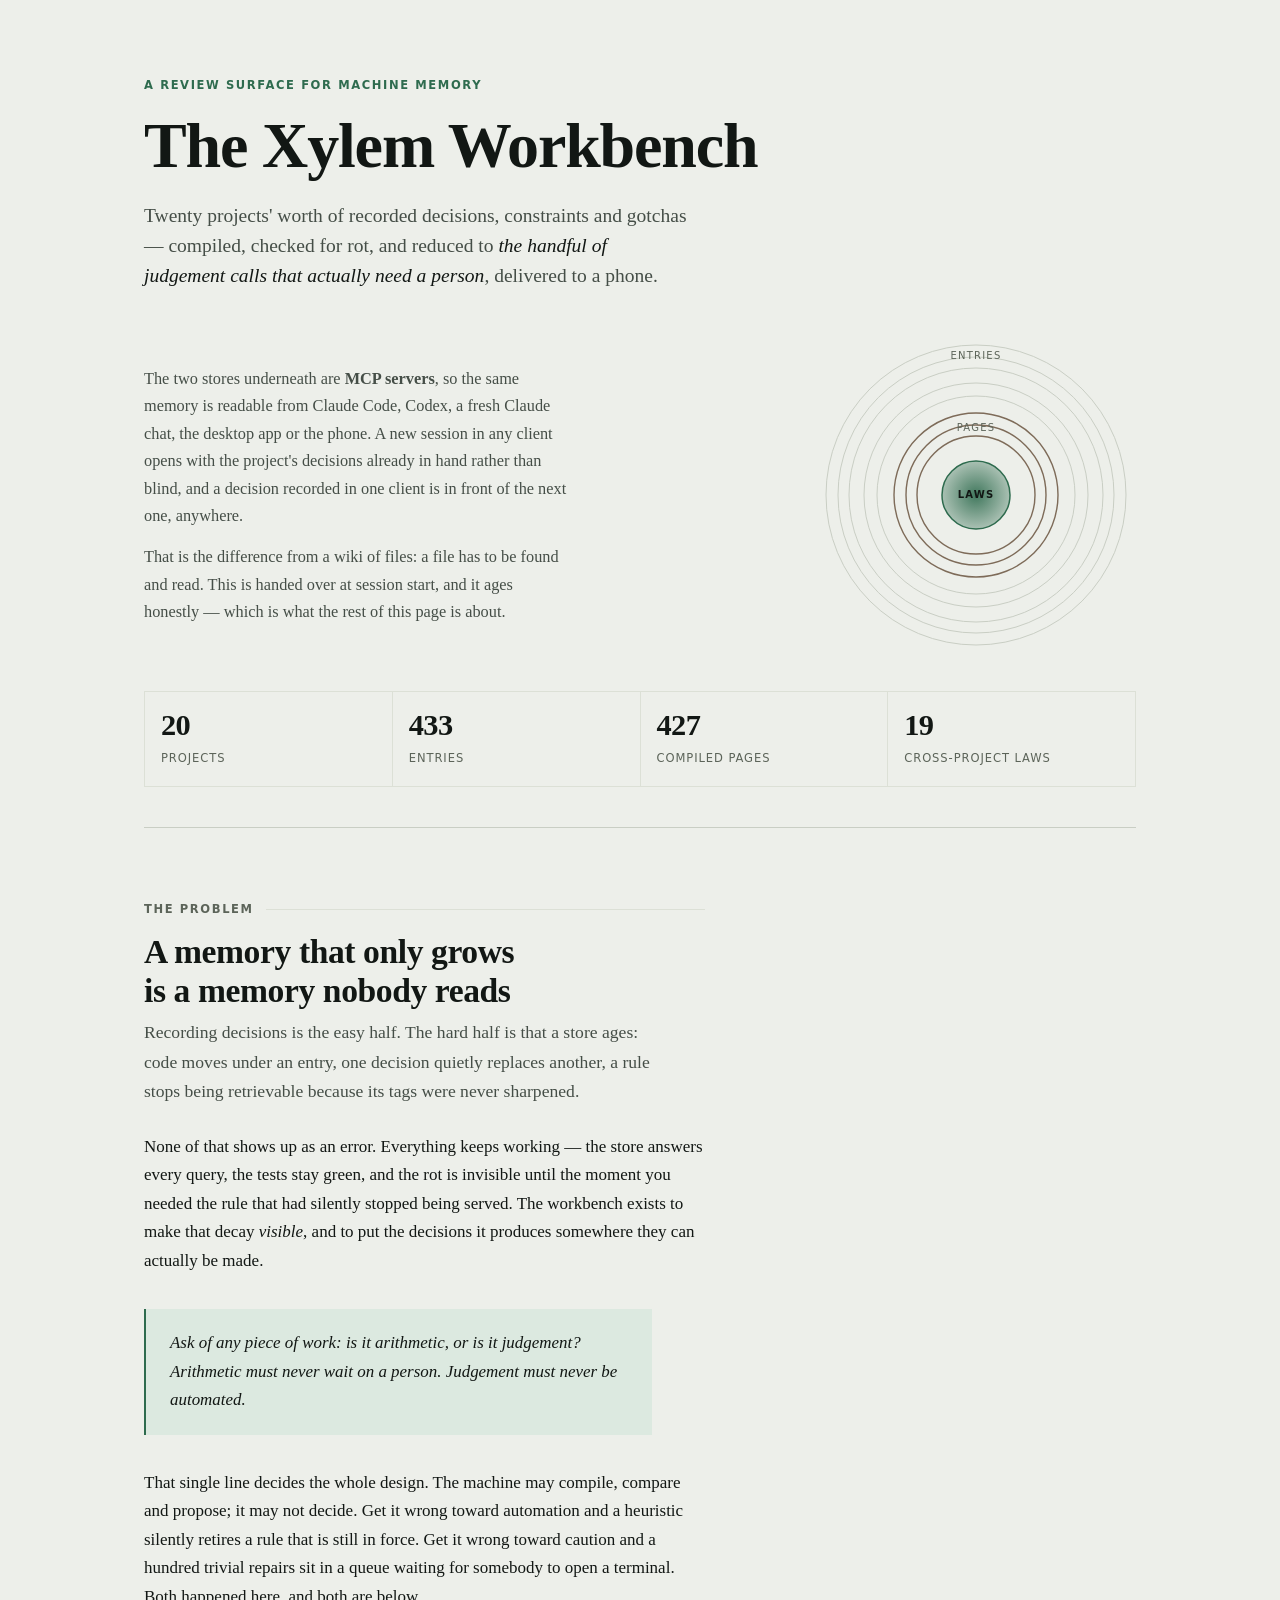
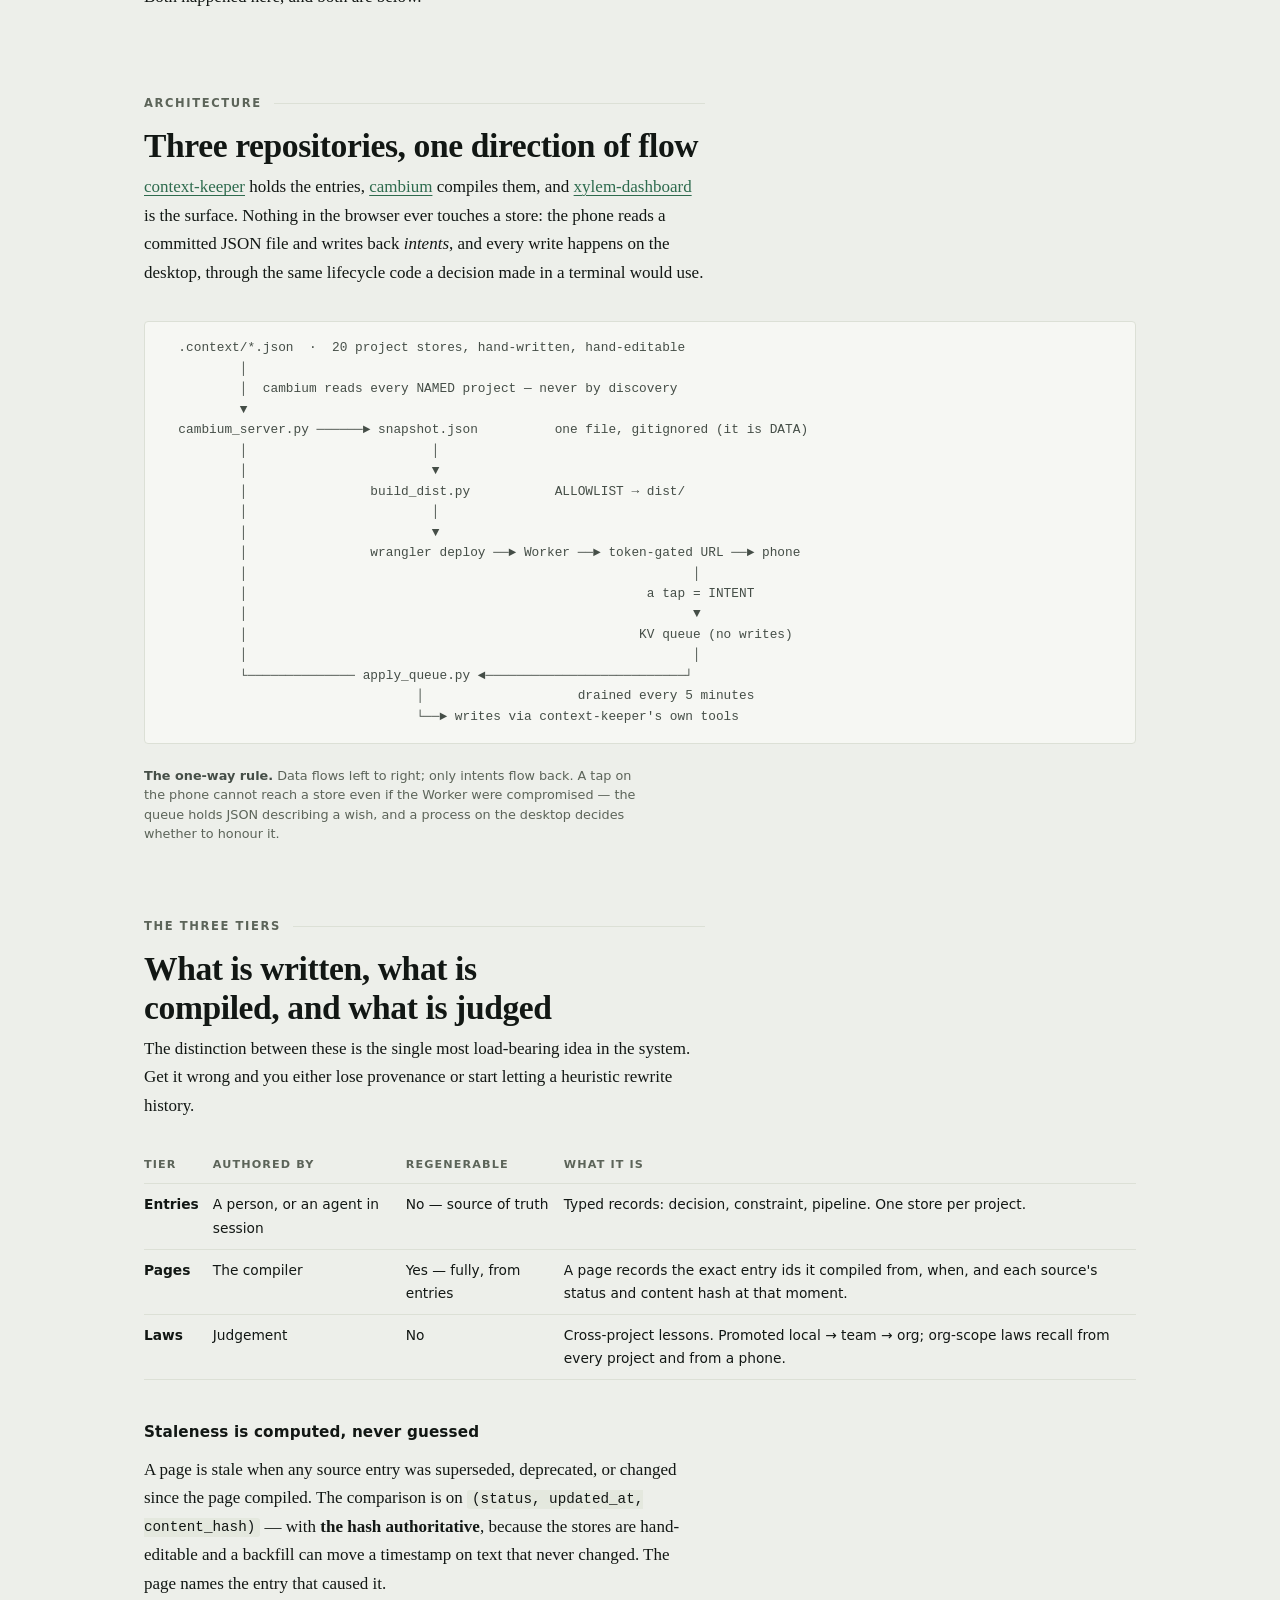
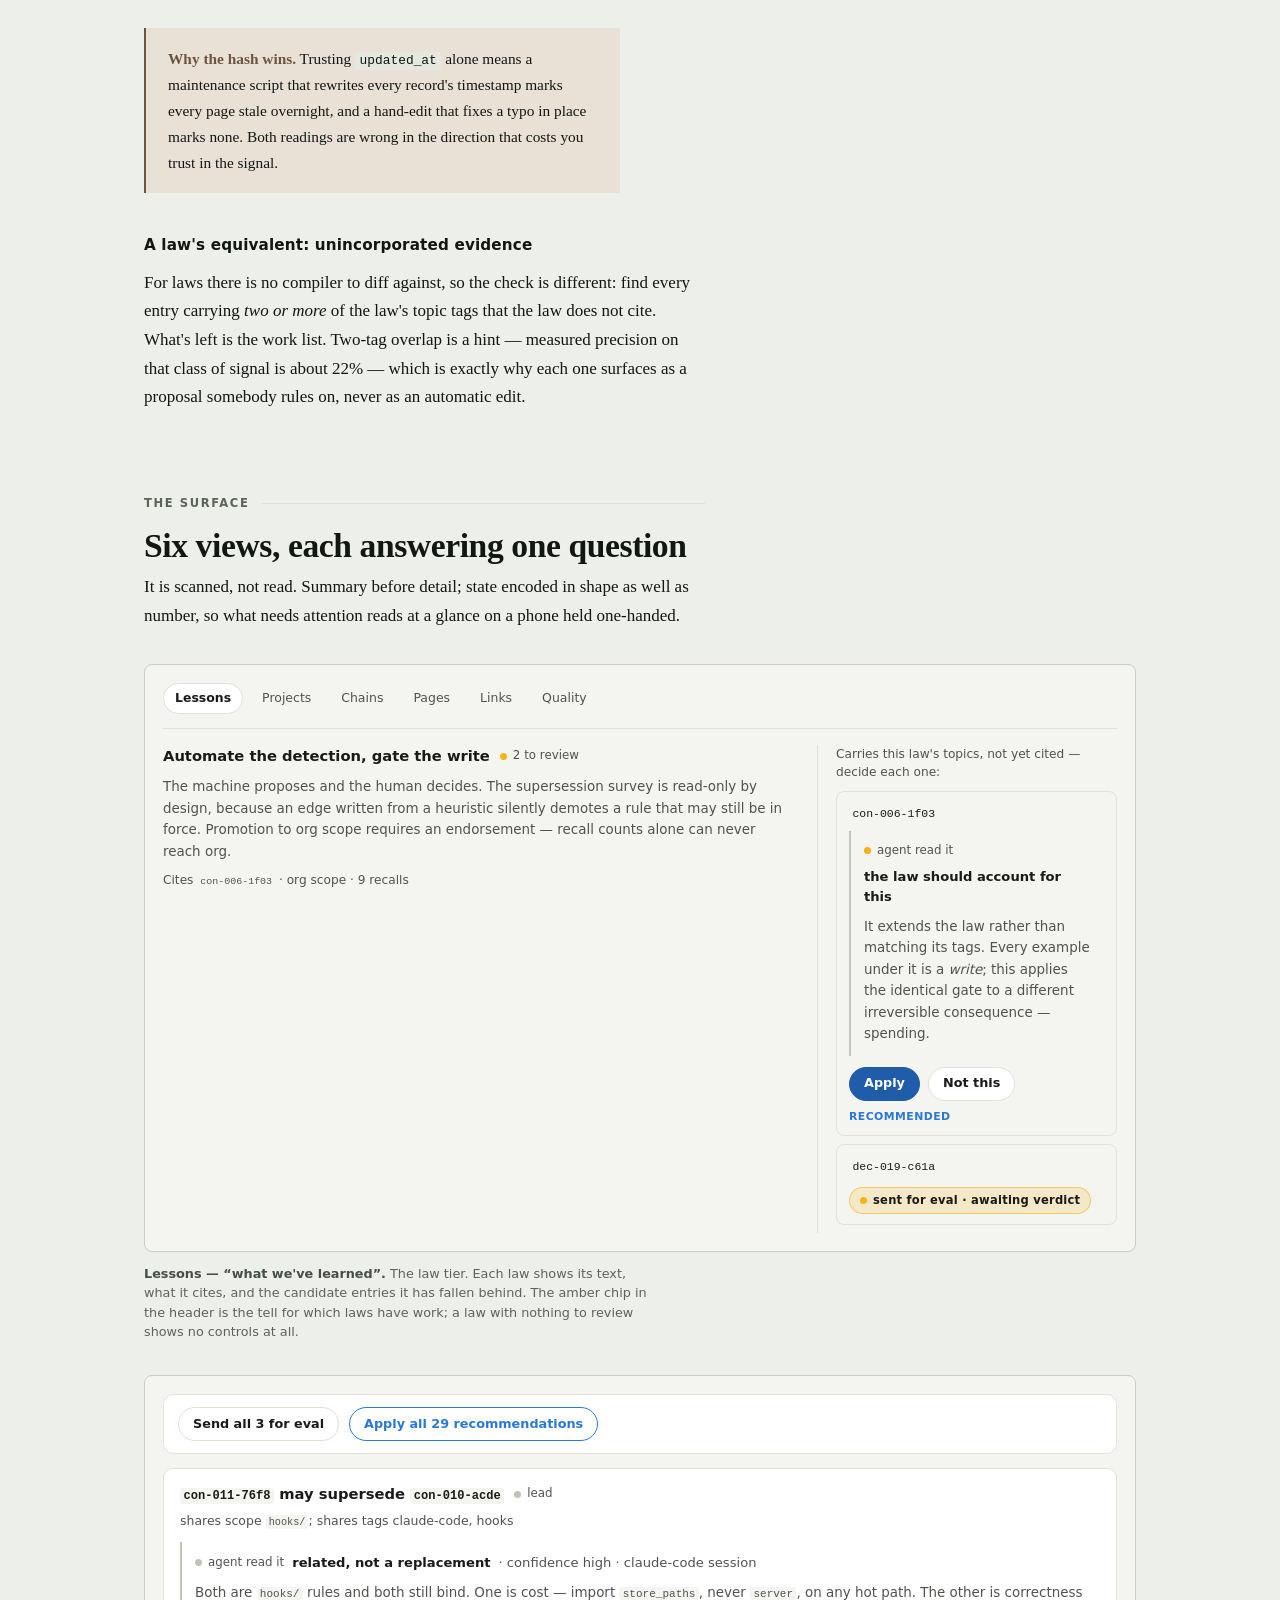
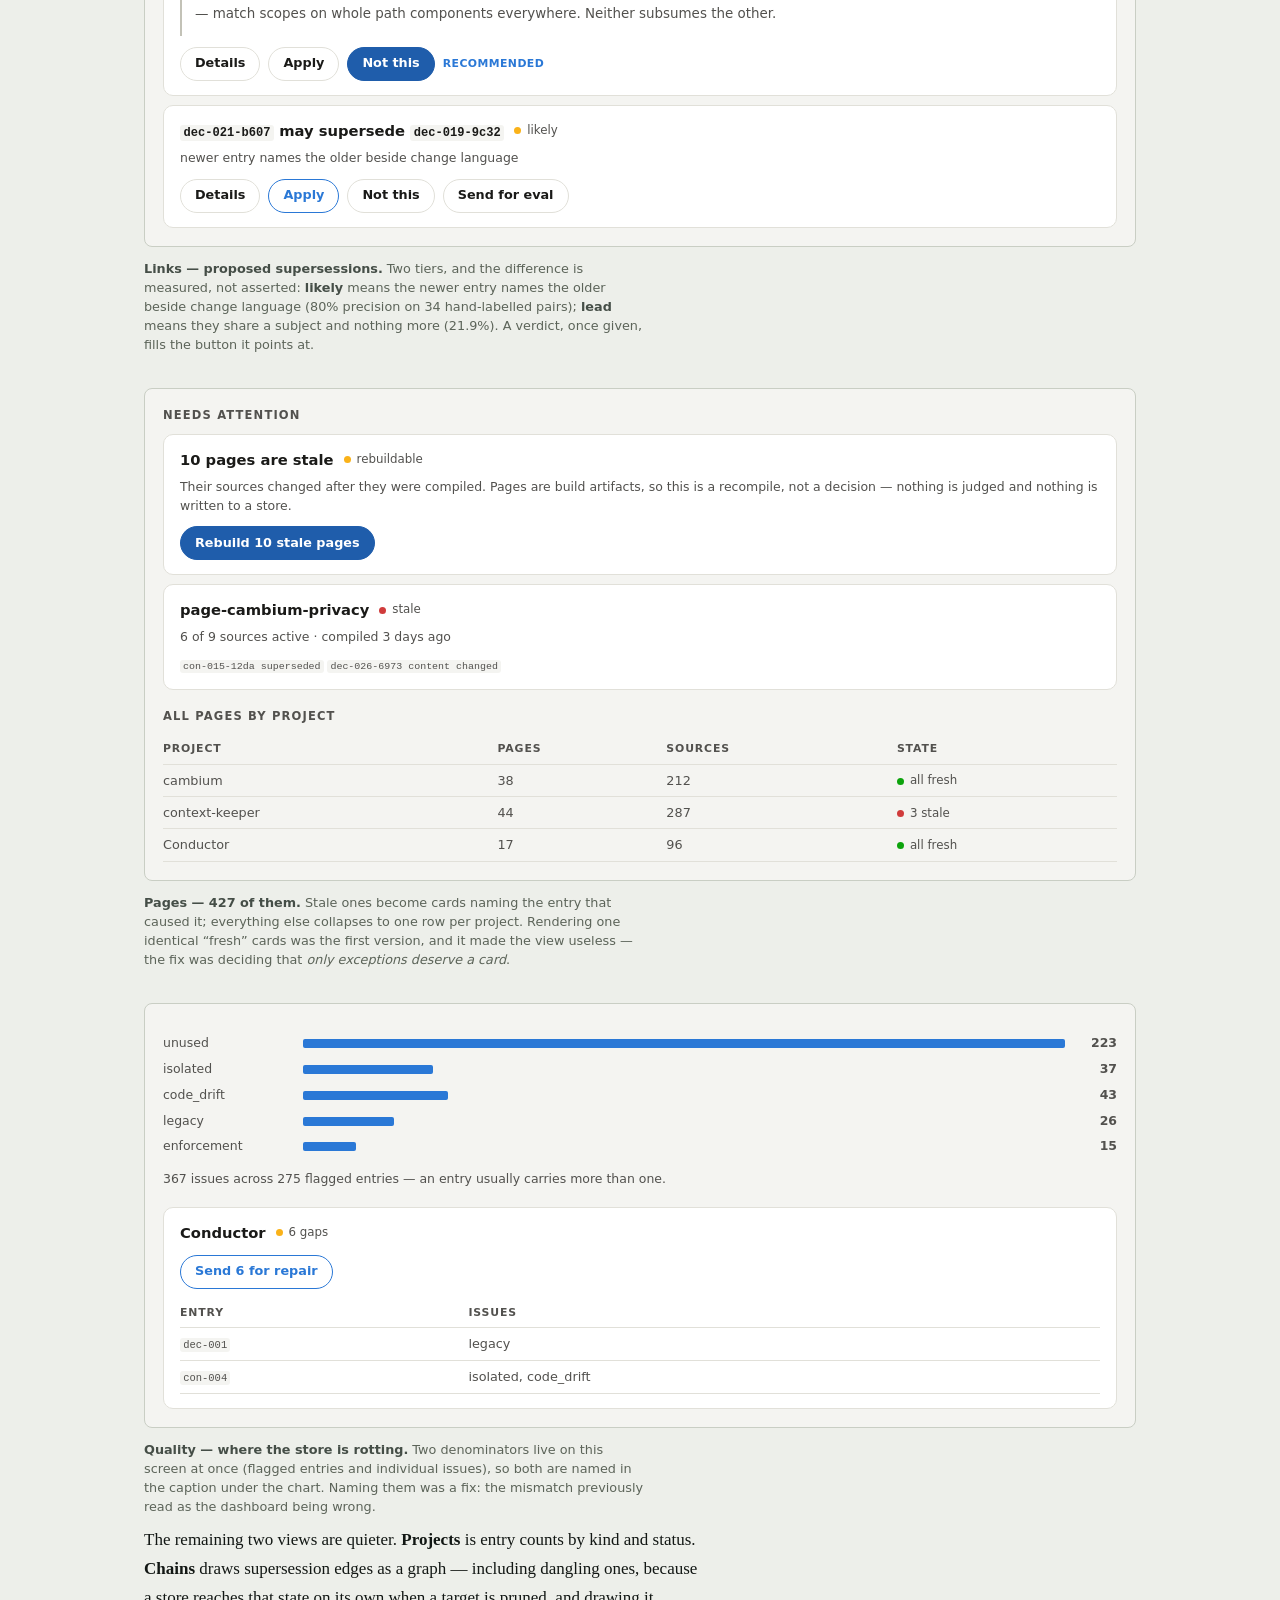
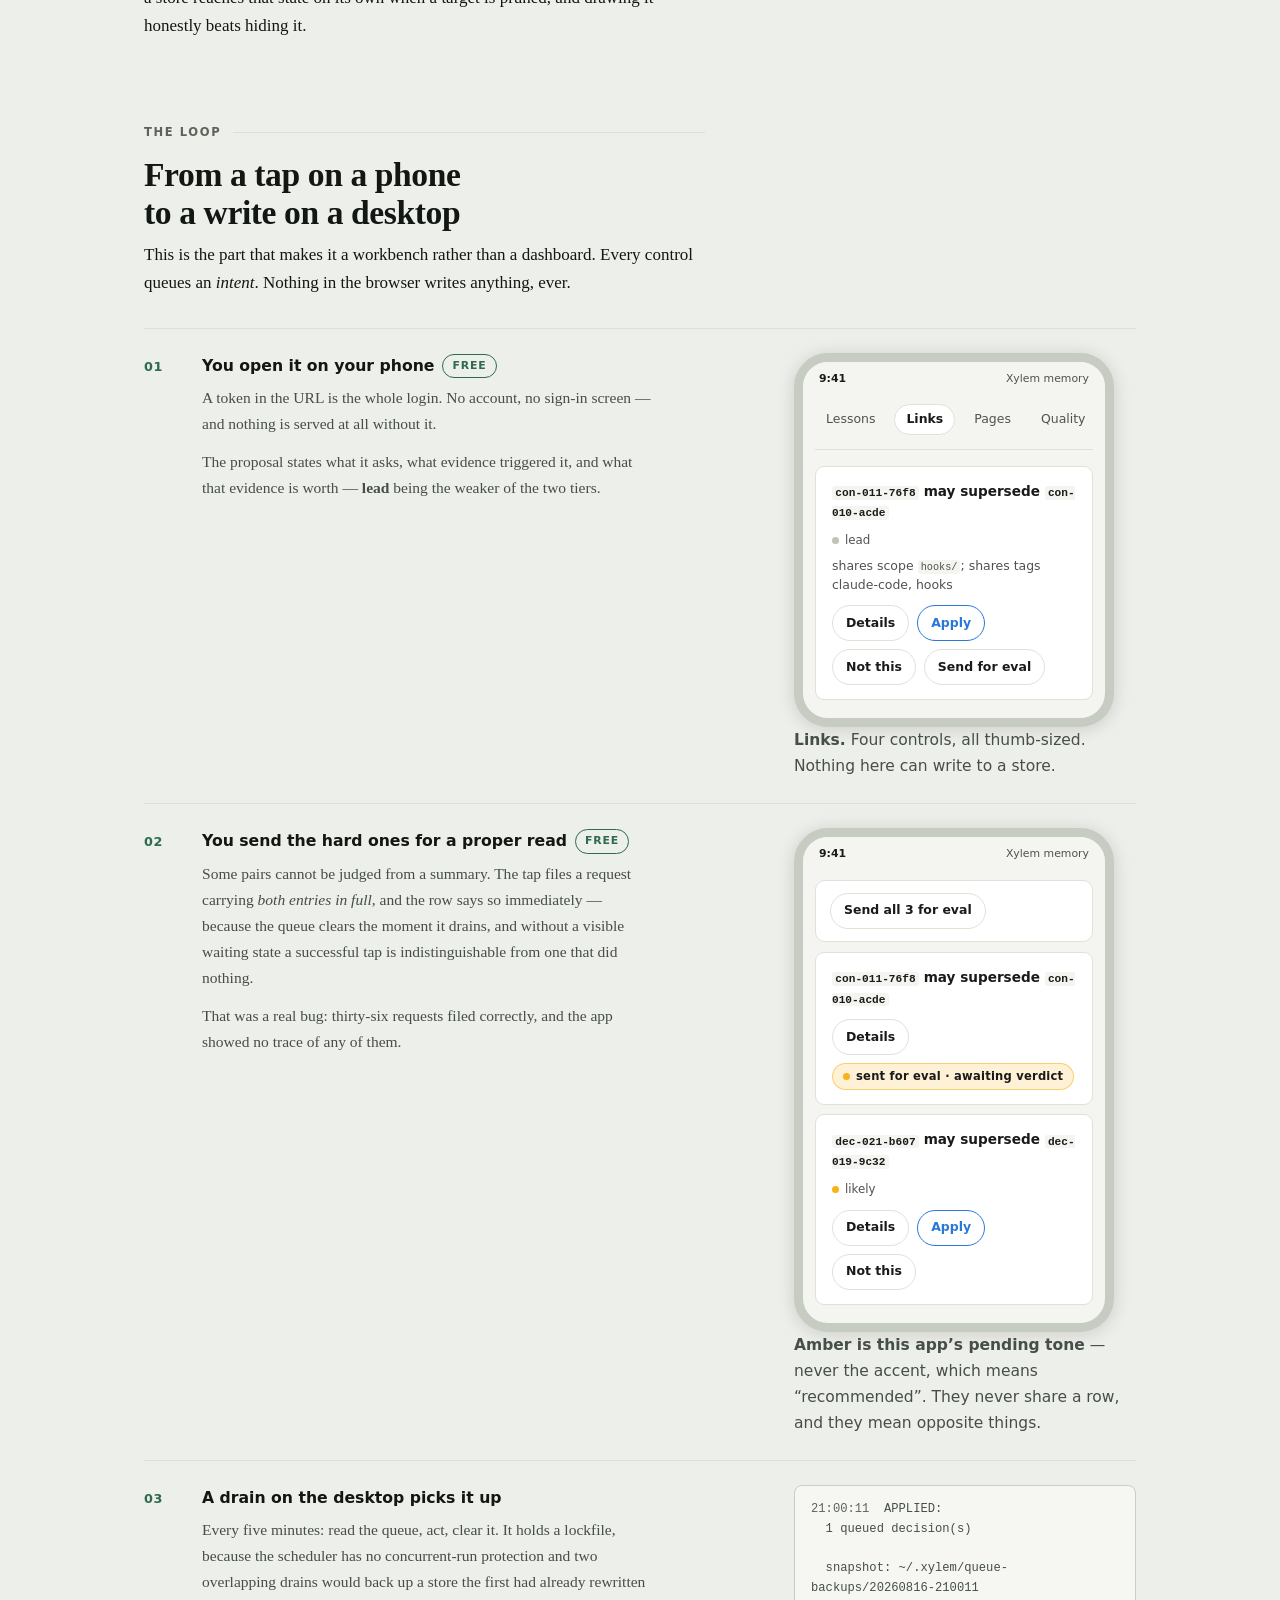
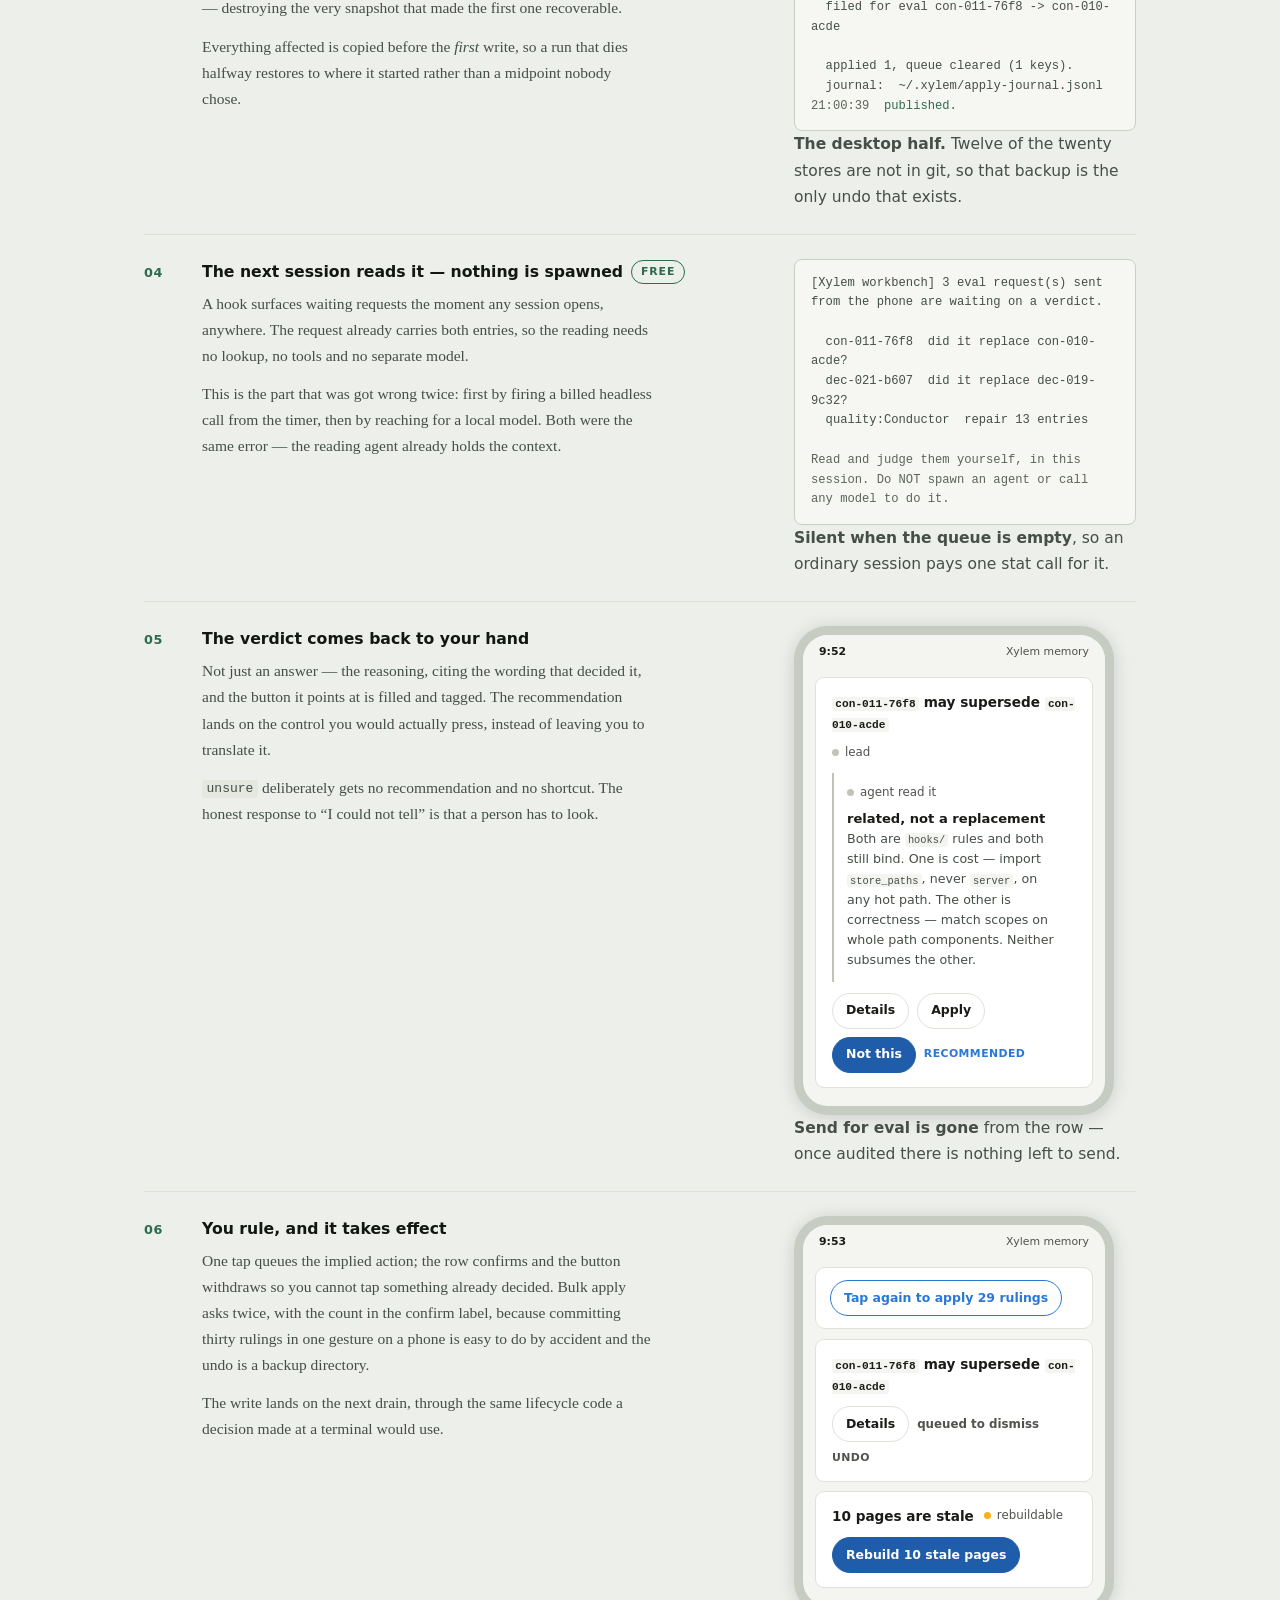
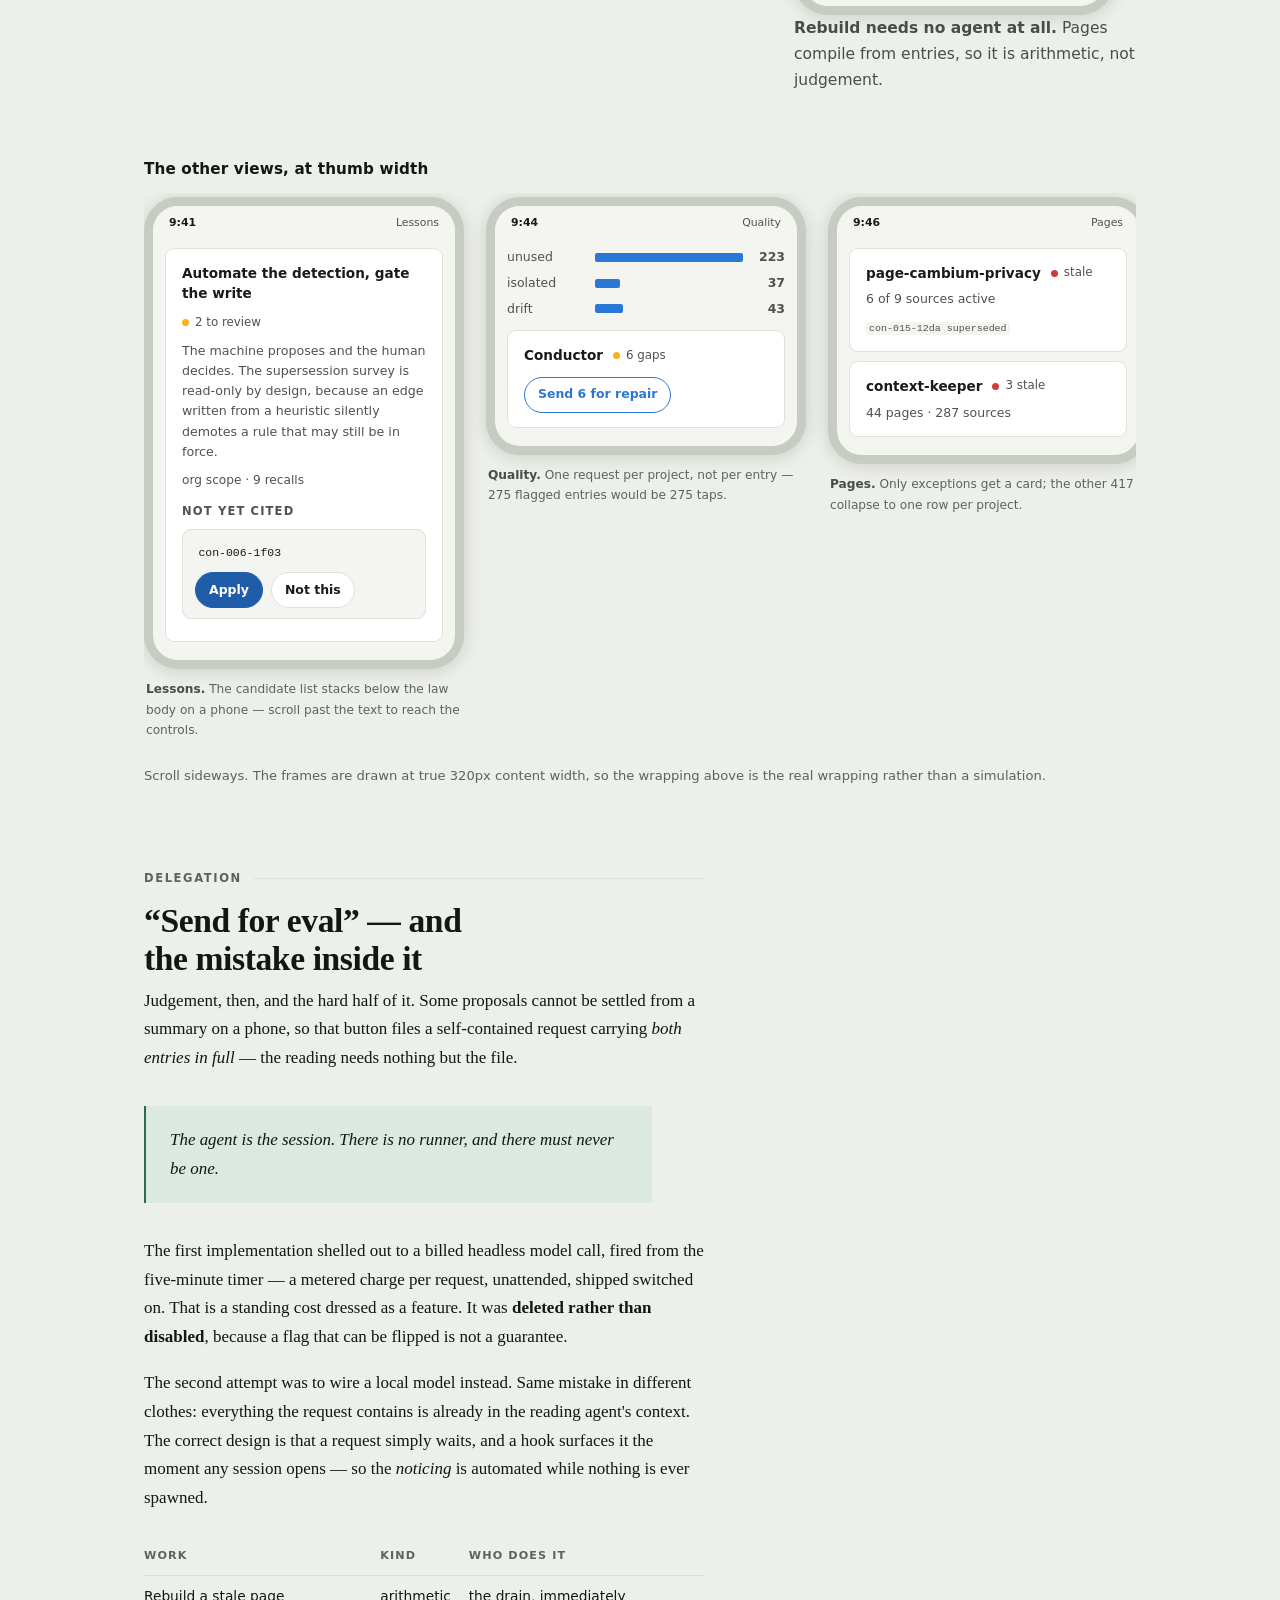
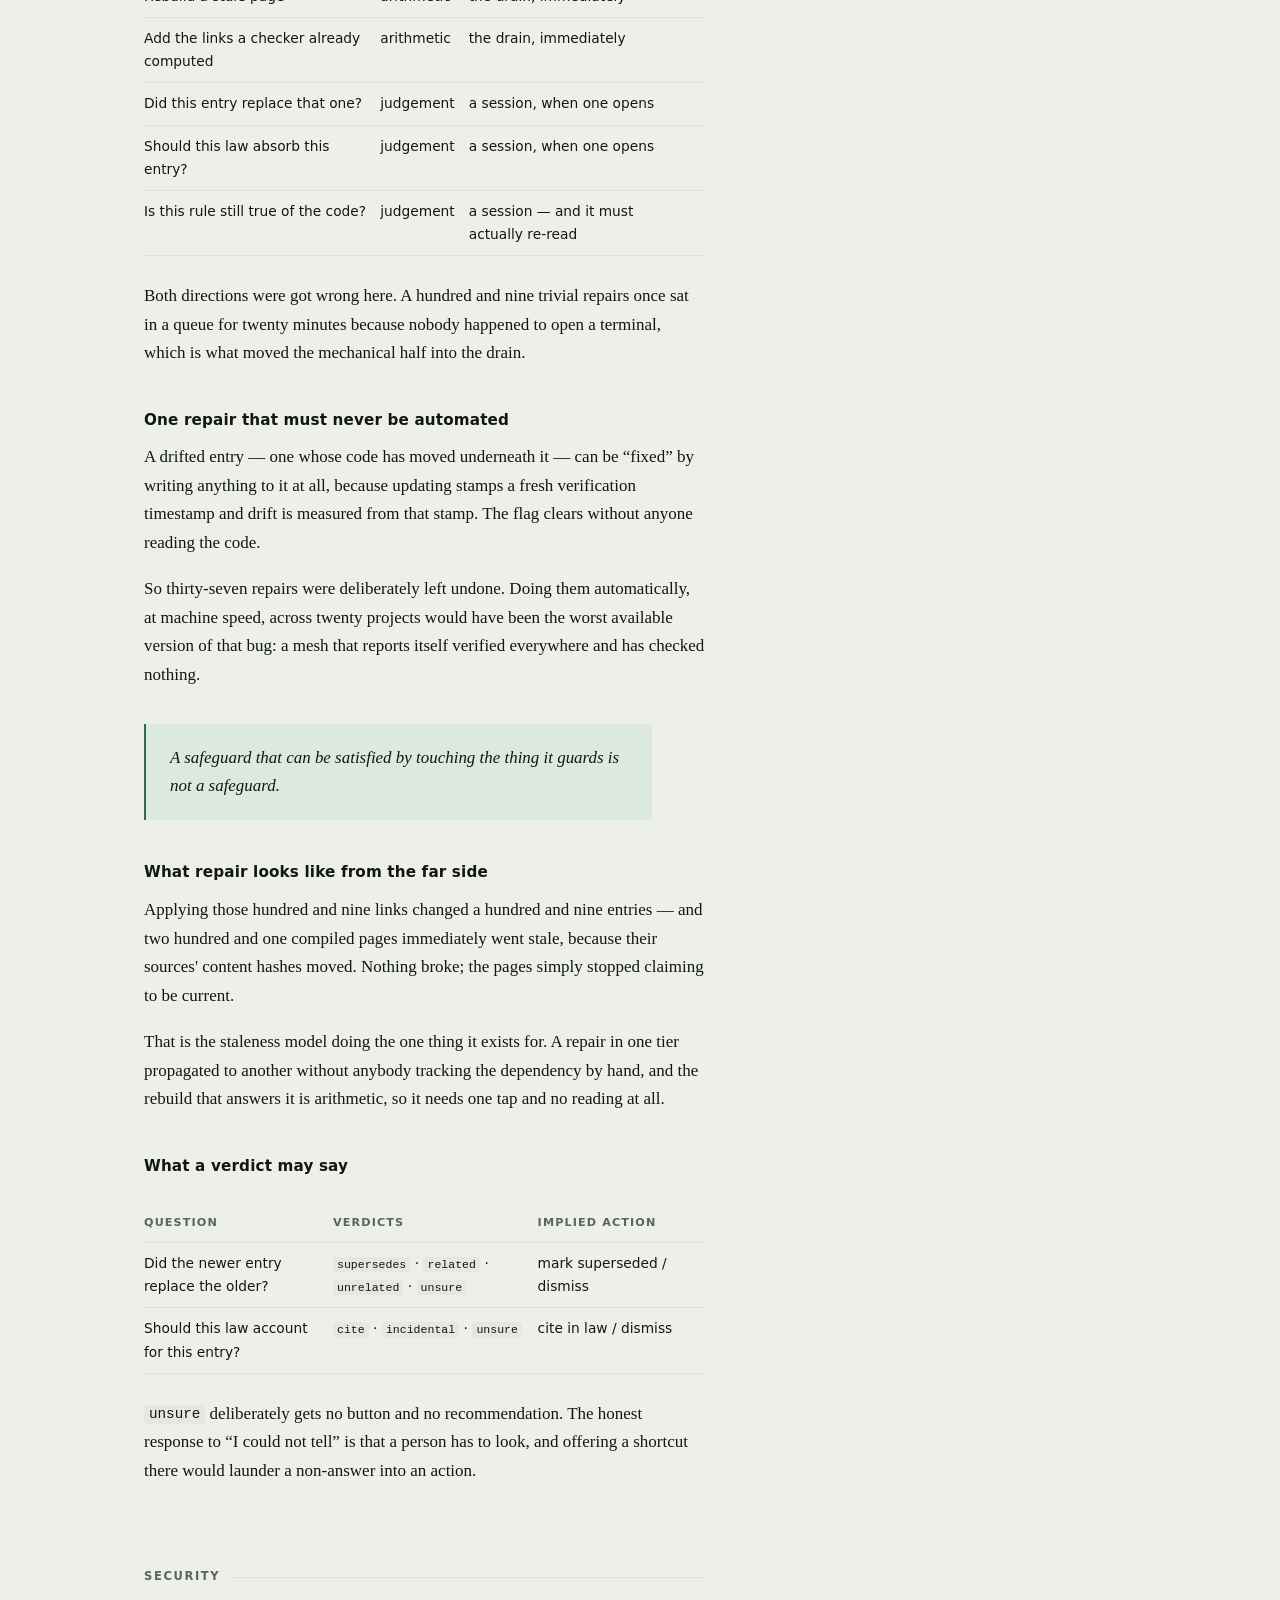
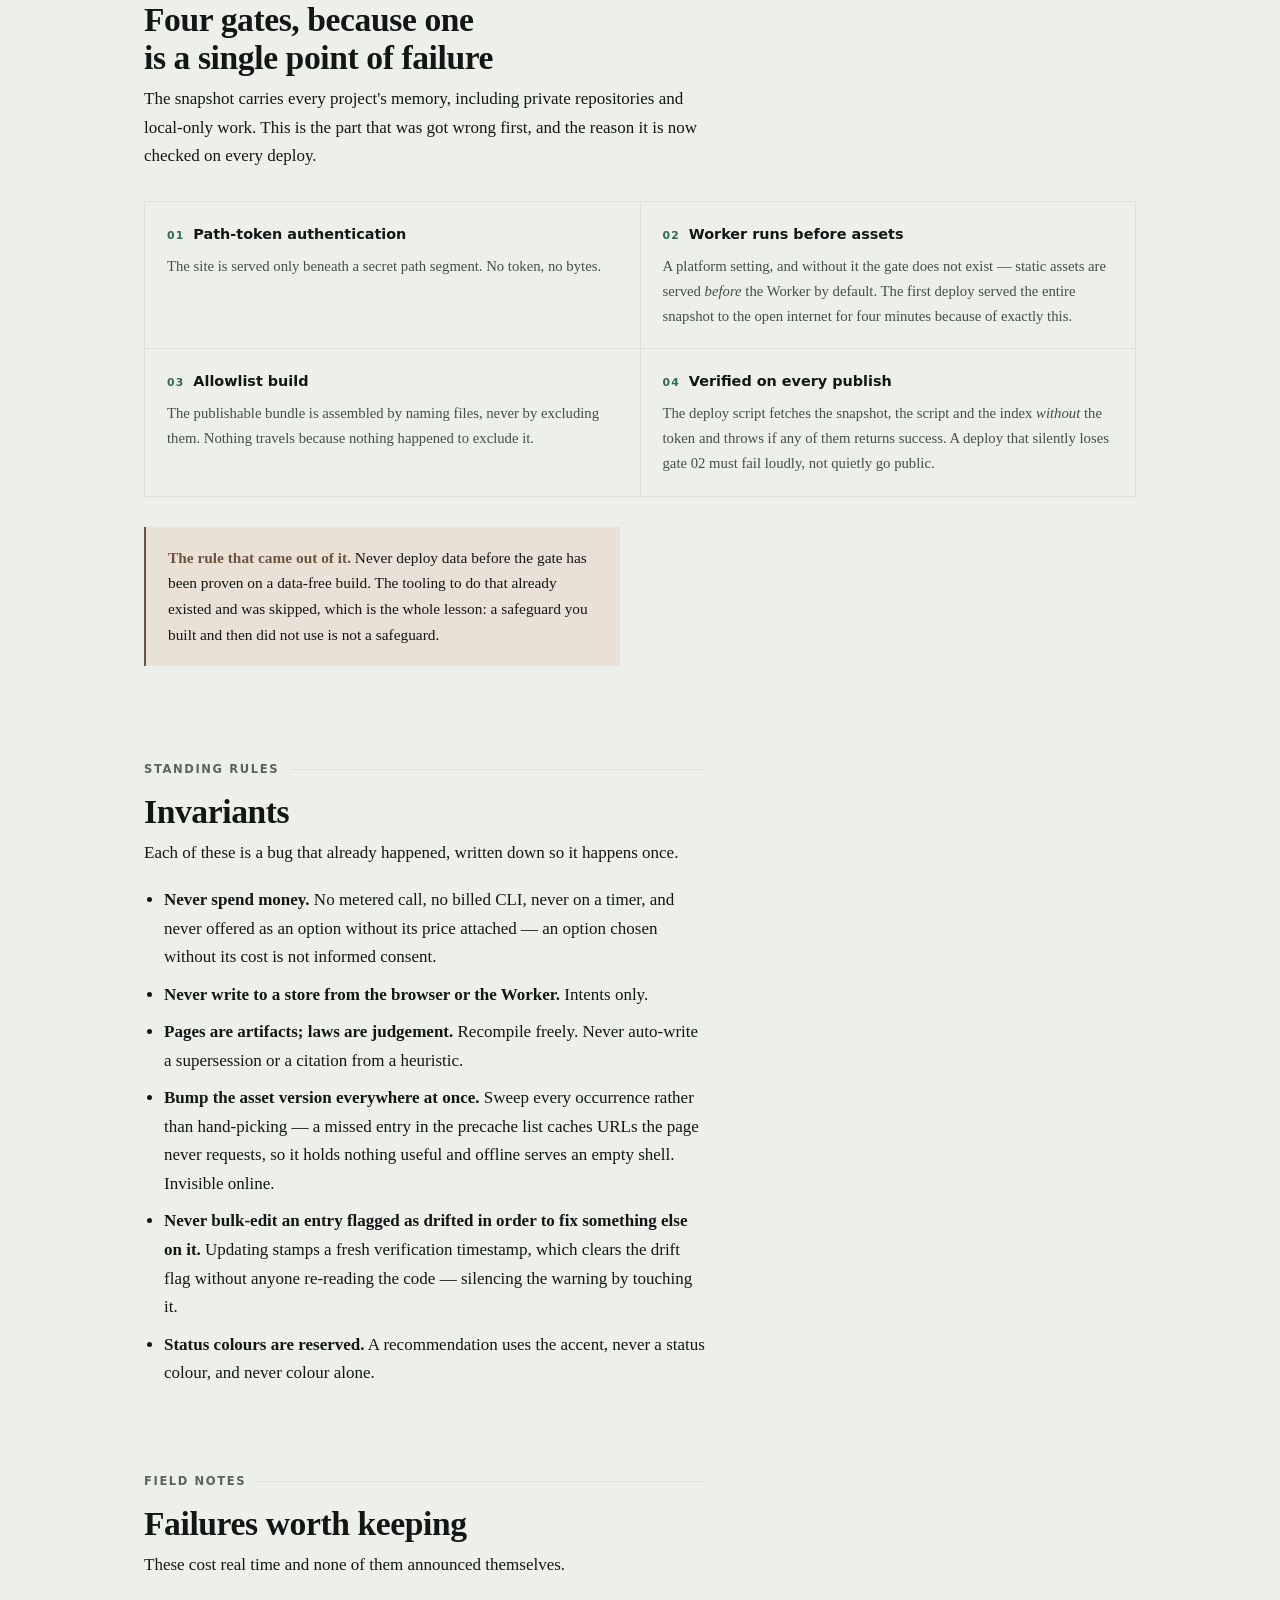
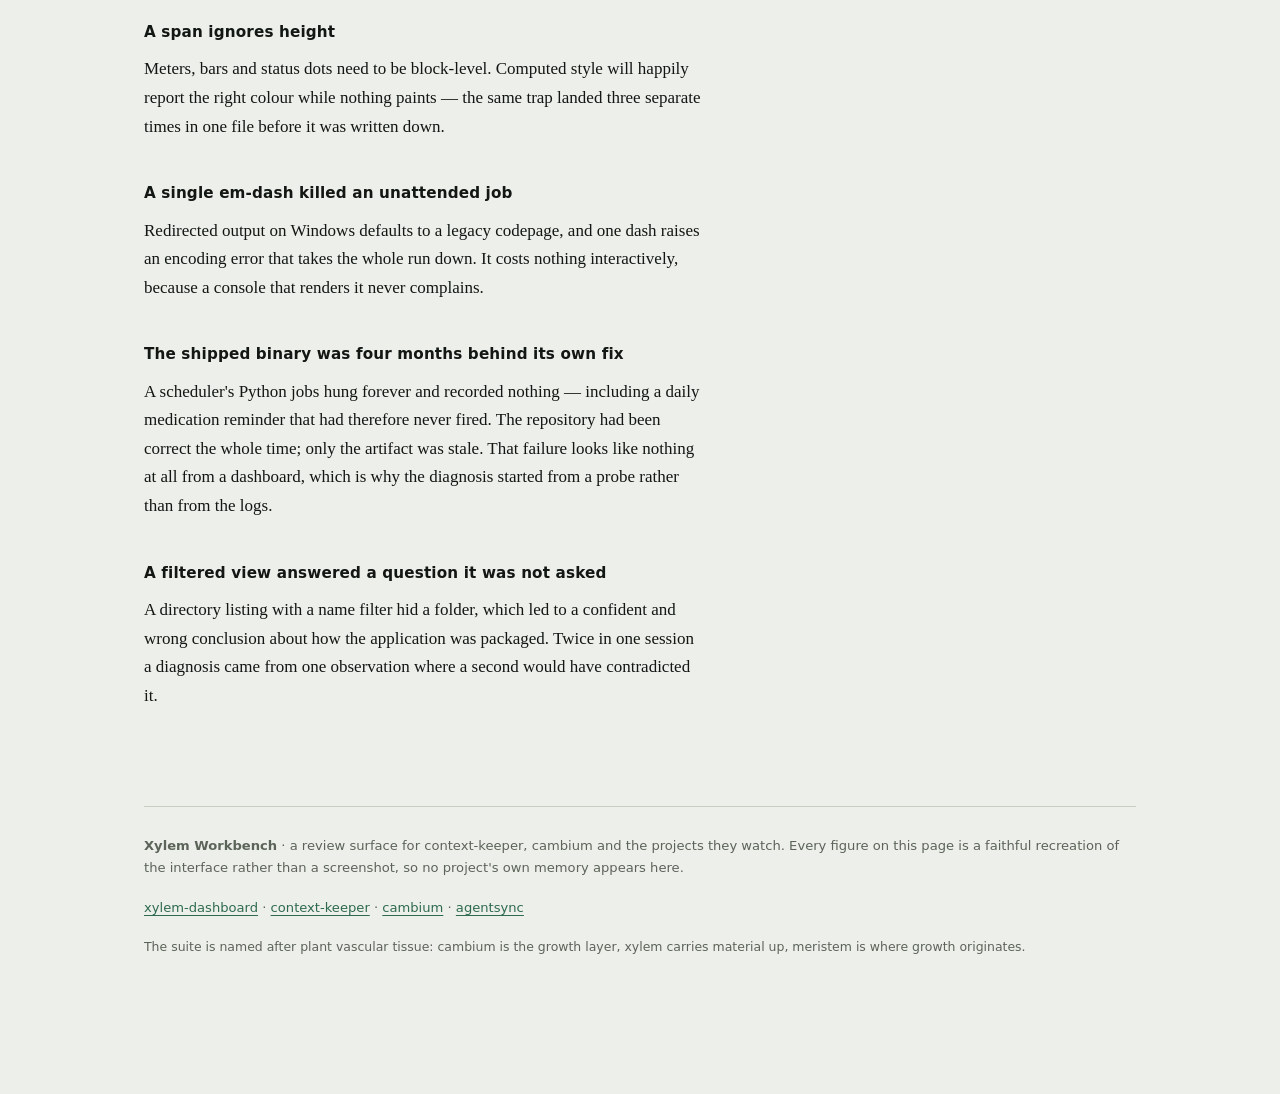
<file: docs/index.html>
<!doctype html>
<html lang="en">
<head>
<meta charset="utf-8">
<meta name="viewport" content="width=device-width, initial-scale=1">
<title>Xylem Workbench</title>
<meta name="description" content="An illustrated walkthrough of the Xylem workbench: the three memory tiers, all six views, and the phone-to-desktop review loop, screen by screen.">
<meta name="color-scheme" content="light dark">
<link rel="icon" href="data:image/svg+xml,<svg xmlns=%22http://www.w3.org/2000/svg%22 viewBox=%220 0 16 16%22><text y=%2213%22 font-size=%2213%22>&#127807;</text></svg>">
<style>
/* ============================================================ tokens
   Light is the base. Dark is redefined at token level only, three times over:
   media query (guarded), and both explicit stamps. No component ever declares
   a colour outside this block. */
:root {
  --ground:      #EDEFEA;
  --paper:       #F6F7F3;
  --paper-2:     #E4E8DE;
  --ink:         #121714;
  --ink-2:       #454E47;
  --ink-3:       #5C6459;   /* captions are 12.8px = normal text, so this must clear 4.5:1 */
  --rule:        #C9CEC4;
  --rule-soft:   #DCE0D6;
  --sap:         #2E6B4E;
  --sap-soft:    #DCE9E0;
  --bark:        #6B5540;
  --bark-soft:   #EAE1D6;
  --phone-bezel: #C6CCC2;

  /* the product's own tokens, used ONLY inside .ui mocks */
  --ui-surface:  #FFFFFF;
  --ui-ground:   #F4F4F1;
  --ui-ink:      #1a1a18;
  --ui-ink2:     #52514e;
  --ui-line:     #e1e0d9;
  --ui-line-2:   #c3c2b7;
  --ui-blue:     #2a78d6;
  /* The filled "recommended" button flips BOTH background and text per theme.
     White-on-accent measures 4.42:1 light and 3.64:1 dark -- under the floor in
     both, which is how a primary control ends up the least legible thing on the
     card. */
  --ui-rec-bg:   #1F5DAB;
  --ui-rec-fg:   #FFFFFF;
  --ui-amber:    #fab219;
  --ui-green:    #0ca30c;
  --ui-red:      #d03b3b;

  --measure: 66ch;
  --serif: "Iowan Old Style", "Palatino Linotype", Palatino, "Book Antiqua", Georgia, serif;
  --sans: ui-sans-serif, "Segoe UI", system-ui, -apple-system, sans-serif;
  --mono: ui-monospace, "Cascadia Mono", Consolas, "SF Mono", Menlo, monospace;
}
@media (prefers-color-scheme: dark) {
  :root:not([data-theme="light"]) {
    --ground:    #0E120F;
    --paper:     #151A16;
    --paper-2:   #1D241E;
    --ink:       #E4E8DF;
    --ink-2:     #AFB8AC;
    --ink-3:     #838C81;
    --rule:      #2C332D;
    --rule-soft: #222922;
    --sap:       #79C79A;
    --sap-soft:  #17301F;
    --bark:      #C0A183;
    --bark-soft: #2A231C;
    --phone-bezel: #343B35;

    --ui-surface: #1b1b19;
    --ui-ground:  #121211;
    --ui-ink:     #eceae2;
    --ui-ink2:    #c3c2b7;
    --ui-line:    #2c2c2a;
    --ui-line-2:  #383835;
    --ui-rec-bg:  #6FB2F5;
    --ui-rec-fg:  #0E120F;
    --ui-blue:    #3987e5;
  }
}
:root[data-theme="dark"] {
  --ground:    #0E120F;
  --paper:     #151A16;
  --paper-2:   #1D241E;
  --ink:       #E4E8DF;
  --ink-2:     #AFB8AC;
  --ink-3:     #838C81;
  --rule:      #2C332D;
  --rule-soft: #222922;
  --sap:       #79C79A;
  --sap-soft:  #17301F;
  --bark:      #C0A183;
  --bark-soft: #2A231C;

  --ui-surface: #1b1b19;
  --ui-ground:  #121211;
  --ui-ink:     #eceae2;
  --ui-ink2:    #c3c2b7;
  --ui-line:    #2c2c2a;
  --ui-line-2:  #383835;
  --ui-rec-bg:  #6FB2F5;
  --ui-rec-fg:  #0E120F;
  --ui-blue:    #3987e5;
}

* { box-sizing: border-box; }

body {
  margin: 0;
  background: var(--ground);
  color: var(--ink);
  font-family: var(--serif);
  font-size: 17px;
  line-height: 1.68;
  -webkit-font-smoothing: antialiased;
}

.wrap { max-width: 1040px; margin: 0 auto; padding: 0 24px 120px; }
.col  { max-width: var(--measure); }

/* ------------------------------------------------------------- masthead */
.masthead {
  padding: 76px 0 40px;
  border-bottom: 1px solid var(--rule);
  margin-bottom: 8px;
}
.eyebrow {
  font-family: var(--sans);
  font-size: .72rem; font-weight: 650; letter-spacing: .14em;
  text-transform: uppercase; color: var(--sap);
  margin: 0 0 18px;
}
h1 {
  font-size: clamp(2.6rem, 6vw, 4rem);
  line-height: 1.02; margin: 0 0 22px;
  font-weight: 600; letter-spacing: -.018em;
  text-wrap: balance;
}
.standfirst {
  font-size: 1.22rem; line-height: 1.55; color: var(--ink-2);
  max-width: 56ch; margin: 0;
}
.standfirst em { color: var(--ink); font-style: italic; }

/* the one flourish: a vascular cross-section, drawn not decorated */
.hero-figure {
  display: grid; grid-template-columns: 1fr; gap: 28px;
  align-items: center; margin-top: 44px;
}
@media (min-width: 860px) { .hero-figure { grid-template-columns: 1fr 320px; } }
.rings { width: 100%; height: auto; }

/* ------------------------------------------------------------ structure */
section { padding-top: 64px; }
h2 {
  font-size: clamp(1.6rem, 3.2vw, 2.1rem); line-height: 1.14;
  margin: 0 0 8px; font-weight: 600; letter-spacing: -.012em;
  text-wrap: balance;
}
h3 {
  font-family: var(--sans);
  font-size: .95rem; font-weight: 680; letter-spacing: .01em;
  margin: 40px 0 10px; color: var(--ink);
}
.kicker {
  font-family: var(--sans); font-size: .72rem; font-weight: 650;
  letter-spacing: .14em; text-transform: uppercase;
  color: var(--ink-3); margin: 0 0 14px;
  display: flex; align-items: center; gap: 12px;
}
.kicker::after {
  content: ""; flex: 1; height: 1px; background: var(--rule-soft);
}
p { margin: 0 0 18px; }
a { color: var(--sap); text-underline-offset: 3px; }
strong { font-weight: 650; }
code, .m { font-family: var(--mono); font-size: .84em; }
p code, li code, td code {
  background: var(--paper-2); padding: .1em .35em; border-radius: 3px;
}

/* --------------------------------------------------------------- pieces */
.lede {
  font-size: 1.1rem; color: var(--ink-2); max-width: 58ch;
  margin: 0 0 26px;
}
.stats {
  display: grid; grid-template-columns: repeat(2, 1fr); gap: 1px;
  background: var(--rule-soft); border: 1px solid var(--rule-soft);
  margin: 36px 0 0;
}
@media (min-width: 700px) { .stats { grid-template-columns: repeat(4, 1fr); } }
.stat { background: var(--ground); padding: 18px 16px; }
.stat b {
  display: block; font-size: 1.9rem; line-height: 1; font-weight: 600;
  font-variant-numeric: tabular-nums; letter-spacing: -.02em;
}
.stat span {
  display: block; font-family: var(--sans); font-size: .72rem;
  letter-spacing: .08em; text-transform: uppercase; color: var(--ink-3);
  margin-top: 8px;
}

blockquote.pull {
  margin: 34px 0; padding: 20px 24px;
  border-left: 2px solid var(--sap);
  background: var(--sap-soft);
  font-size: 1.06rem; font-style: italic; color: var(--ink);
  max-width: 60ch;
}
blockquote.pull p:last-child { margin-bottom: 0; }

.note-bark {
  margin: 30px 0; padding: 18px 22px;
  border-left: 2px solid var(--bark); background: var(--bark-soft);
  font-size: .96rem; max-width: 62ch;
}
.note-bark p:last-child { margin-bottom: 0; }
.note-bark b { color: var(--bark); }

/* figure plates */
figure {
  margin: 34px 0 10px; padding: 0;
}
figure.bleed { max-width: none; }
figcaption {
  font-family: var(--sans); font-size: .8rem; line-height: 1.5;
  color: var(--ink-3); margin-top: 12px; max-width: 62ch;
}
figcaption b { color: var(--ink-2); font-weight: 650; }

/* tables */
.tbl-wrap { overflow-x: auto; margin: 26px 0; }
table { border-collapse: collapse; width: 100%; font-family: var(--sans); font-size: .86rem; }
th, td {
  text-align: left; padding: 9px 14px 9px 0;
  border-bottom: 1px solid var(--rule-soft); vertical-align: top;
}
th {
  font-size: .7rem; letter-spacing: .1em; text-transform: uppercase;
  color: var(--ink-3); font-weight: 650; white-space: nowrap;
}
td.n { text-align: right; font-variant-numeric: tabular-nums; padding-right: 22px; }

ul.plain { margin: 0 0 20px; padding-left: 20px; }
ul.plain li { margin-bottom: 9px; }

/* numbered workflow -- a real sequence, so it is numbered */
.steps { counter-reset: step; margin: 30px 0 0; }
.step {
  counter-increment: step;
  display: grid; grid-template-columns: 40px 1fr; gap: 18px;
  padding: 24px 0; border-top: 1px solid var(--rule-soft);
}
.step::before {
  content: counter(step, decimal-leading-zero);
  font-family: var(--sans); font-size: .8rem; font-weight: 680;
  color: var(--sap); letter-spacing: .04em; padding-top: 3px;
  font-variant-numeric: tabular-nums;
}
.step h4 {
  margin: 0 0 6px; font-family: var(--sans); font-size: .98rem; font-weight: 680;
}
.step p { margin: 0 0 12px; font-size: .97rem; color: var(--ink-2); max-width: 58ch; }
.step p:last-child { margin-bottom: 0; }
.step .free {
  display: inline-block; font-family: var(--sans); font-size: .68rem;
  font-weight: 680; letter-spacing: .08em; text-transform: uppercase;
  color: var(--sap); border: 1px solid var(--sap); border-radius: 999px;
  padding: 2px 9px; margin-left: 8px; vertical-align: 2px;
}

/* gates */
.gates { display: grid; gap: 1px; background: var(--rule-soft);
         border: 1px solid var(--rule-soft); margin: 30px 0; }
@media (min-width: 760px) { .gates { grid-template-columns: repeat(2, 1fr); } }
.gate { background: var(--ground); padding: 20px 22px; }
.gate h4 {
  margin: 0 0 8px; font-family: var(--sans); font-size: .9rem; font-weight: 680;
  display: flex; align-items: baseline; gap: 9px;
}
.gate h4 span {
  font-size: .68rem; letter-spacing: .1em; color: var(--sap);
  font-variant-numeric: tabular-nums;
}
.gate p { margin: 0; font-size: .92rem; color: var(--ink-2); }

pre {
  font-family: var(--mono); font-size: .8rem; line-height: 1.6;
  background: var(--paper); color: var(--ink-2);
  border: 1px solid var(--rule-soft); border-radius: 4px;
  padding: 16px 18px; overflow-x: auto; margin: 22px 0;
}

/* =================================================== the product mockups
   Scoped to .ui so the app's own visual language (blue accent, amber
   pending, hairline cards) stays separate from the page around it: plate
   and specimen should not be confusable. */
.ui {
  font-family: var(--sans); font-size: 14px; line-height: 1.5;
  background: var(--ui-ground); color: var(--ui-ink);
  border: 1px solid var(--rule); border-radius: 8px;
  padding: 18px; overflow-x: auto;
}
.ui-chrome {
  display: flex; align-items: center; gap: 8px;
  padding-bottom: 14px; margin-bottom: 16px;
  border-bottom: 1px solid var(--ui-line);
}
.ui-tab {
  font-size: .78rem; padding: 5px 11px; border-radius: 999px;
  color: var(--ui-ink2); white-space: nowrap;
}
.ui-tab.on { background: var(--ui-surface); color: var(--ui-ink); font-weight: 650;
             border: 1px solid var(--ui-line); }
.ui-row {
  background: var(--ui-surface); border: 1px solid var(--ui-line);
  border-radius: 10px; padding: 14px 16px; margin-bottom: 9px;
}
.ui-row:last-child { margin-bottom: 0; }
.ui-head { display: flex; align-items: center; gap: 10px; flex-wrap: wrap; }
.ui-title { font-weight: 620; font-size: .92rem; }
.ui code { font-family: var(--mono); font-size: .82em;
           background: var(--ui-ground); padding: .08em .3em; border-radius: 3px; }
.ui-state {
  display: inline-flex; align-items: center; gap: 6px;
  font-size: .74rem; color: var(--ui-ink2); white-space: nowrap;
}
.ui-dot { display: block; width: 7px; height: 7px; border-radius: 50%; flex: none; }
.d-warn { background: var(--ui-amber); }
.d-good { background: var(--ui-green); }
.d-unk  { background: var(--ui-line-2); }
.d-bad  { background: var(--ui-red); }
.ui-meta { font-size: .78rem; color: var(--ui-ink2); margin-top: 7px; }
.ui-prose { font-size: .84rem; color: var(--ui-ink2); margin: 9px 0 0; line-height: 1.6; }
.ui-seen { margin-top: 9px; font-size: .76rem; color: var(--ui-ink2); }

.ui-actions {
  display: flex; gap: 8px; align-items: center; flex-wrap: wrap; margin-top: 11px;
}
.ui-btn {
  min-height: 34px; padding: 7px 14px; border-radius: 999px;
  border: 1px solid var(--ui-line); background: var(--ui-surface);
  color: var(--ui-ink); font: 600 .8rem/1 var(--sans); white-space: nowrap;
}
.ui-btn.primary { border-color: var(--ui-blue); color: var(--ui-blue); }
.ui-btn.rec {
  background: var(--ui-rec-bg); border-color: var(--ui-rec-bg);
  color: var(--ui-rec-fg); font-weight: 650;
}
.ui-rec-tag {
  font-size: .68rem; font-weight: 680; letter-spacing: .04em;
  text-transform: uppercase; color: var(--ui-blue);
}
.ui-await {
  display: inline-flex; align-items: center; gap: 6px;
  font-size: .72rem; font-weight: 650; letter-spacing: .02em;
  color: var(--ui-ink); background: rgba(250,178,25,.18);
  border: 1px solid rgba(250,178,25,.55); border-radius: 999px; padding: 4px 10px;
}
.ui-await::before {
  content: ""; display: block; width: 7px; height: 7px;
  border-radius: 50%; background: var(--ui-amber); flex: none;
}
.ui-eval {
  margin-top: 11px; padding: 11px 13px;
  border-left: 2px solid var(--ui-line-2); border-radius: 0 6px 6px 0;
}
.ui-evalhead {
  display: flex; align-items: center; gap: 8px; flex-wrap: wrap; font-size: .82rem;
}
.ui-bulkbar {
  display: flex; gap: 10px; flex-wrap: wrap; align-items: center;
  margin-bottom: 14px; padding: 12px 14px;
  background: var(--ui-surface); border: 1px solid var(--ui-line); border-radius: 10px;
}
.ui-sect {
  font-size: .72rem; font-weight: 680; letter-spacing: .1em; text-transform: uppercase;
  color: var(--ui-ink2); margin: 18px 0 9px;
}
.ui-sect:first-child { margin-top: 0; }
.ui-cand {
  border: 1px solid var(--ui-line); border-radius: 8px;
  padding: 10px 12px; margin-bottom: 8px; background: var(--ui-ground);
}
.ui-law { display: grid; gap: 20px; }
@media (min-width: 720px) { .ui-law { grid-template-columns: 1fr 300px; } }
.ui-aside { border-left: 1px solid var(--ui-line); padding-left: 18px; }
@media (max-width: 719px) { .ui-aside { border-left: 0; padding-left: 0; } }
.ui-tbl { width: 100%; border-collapse: collapse; font-size: .8rem; margin-top: 10px; }
.ui-tbl th, .ui-tbl td {
  text-align: left; padding: 6px 10px 6px 0;
  border-bottom: 1px solid var(--ui-line); color: var(--ui-ink2);
}
.ui-tbl th { font-size: .68rem; letter-spacing: .08em; text-transform: uppercase; }
.ui-bars { display: grid; gap: 7px; margin-top: 12px; }
.ui-bar { display: grid; grid-template-columns: 130px 1fr 42px; gap: 10px; align-items: center;
          font-size: .78rem; color: var(--ui-ink2); }
.ui-bar i { display: block; height: 9px; border-radius: 2px; background: var(--ui-blue); }
.ui-bar b { font-variant-numeric: tabular-nums; text-align: right; font-weight: 600; }

/* ------------------------------------------------------ phone specimens
   The product is used one-handed on a phone; showing it only at desk width
   would be showing the wrong artifact. Frames are drawn at true 320px content
   width so the wrapping is honest rather than simulated. */
.phone-row {
  display: flex; gap: 22px; overflow-x: auto; padding: 4px 4px 18px;
  scroll-snap-type: x proximity;
}
.phone-row::-webkit-scrollbar { height: 8px; }
.phone-row::-webkit-scrollbar-thumb { background: var(--rule); border-radius: 4px; }
.phone {
  flex: none; width: 320px; scroll-snap-align: start;
  border: 9px solid var(--phone-bezel); border-radius: 34px;
  background: var(--ui-ground); overflow: hidden;
  box-shadow: 0 2px 18px rgba(0,0,0,.14);
}
.phone-bar {
  display: flex; align-items: center; justify-content: space-between;
  padding: 8px 16px 6px; font-family: var(--sans); font-size: .68rem;
  color: var(--ui-ink2); background: var(--ui-ground);
}
.phone-bar b { font-weight: 620; color: var(--ui-ink); font-variant-numeric: tabular-nums; }
.phone-screen { padding: 10px 12px 18px; }
.phone .ui { border: 0; border-radius: 0; padding: 0; background: transparent; }
.phone .ui-row, .phone .ui-cand { border-radius: 9px; }
.phone .ui-title { font-size: .85rem; }
.phone .ui-prose { font-size: .79rem; }
.phone .ui-btn { min-height: 36px; padding: 8px 13px; font-size: .78rem; }
.phone-cap {
  font-family: var(--sans); font-size: .76rem; color: var(--ink-3);
  margin: 10px 2px 0; max-width: 320px;
}
.phone-cap b { color: var(--ink-2); font-weight: 650; }

/* desktop half of the loop, so the two sides are visibly different machines */
.term {
  /* A div collapses whitespace, so terminal output rendered as one wrapped
     paragraph. pre-wrap keeps the line breaks AND still wraps long lines
     inside a 342px column, which <pre> alone would not. */
  white-space: pre-wrap;
  font-family: var(--mono); font-size: .76rem; line-height: 1.62;
  background: var(--paper); color: var(--ink-2);
  border: 1px solid var(--rule); border-radius: 8px;
  padding: 14px 16px; overflow-x: auto;
}
.term .ok { color: var(--sap); }
.term .dim { color: var(--ink-3); }

.step-fig { margin-top: 16px; }
@media (min-width: 980px) {
  .step { grid-template-columns: 40px minmax(0,1fr) 342px; }
  .step-fig { margin-top: 0; }
}

footer {
  margin-top: 96px; padding-top: 28px; border-top: 1px solid var(--rule);
  font-family: var(--sans); font-size: .82rem; color: var(--ink-3);
}
:focus-visible { outline: 2px solid var(--sap); outline-offset: 2px; }
@media (prefers-reduced-motion: reduce) { * { animation: none !important; transition: none !important; } }
</style>
</head>
<body>
<div class="wrap">

<header class="masthead">
  <p class="eyebrow">A review surface for machine memory</p>
  <h1>The Xylem Workbench</h1>
  <p class="standfirst">Twenty projects' worth of recorded decisions, constraints and
  gotchas &#8212; compiled, checked for rot, and reduced to <em>the handful of judgement calls
  that actually need a person</em>, delivered to a phone.</p>

  <div class="hero-figure">
    <div>
      <p style="margin:0;color:var(--ink-2);font-size:1.02rem;max-width:52ch">
      The two stores underneath are <b>MCP servers</b>, so the same memory is readable from
      Claude Code, Codex, a fresh Claude chat, the desktop app or the phone. A new session in
      any client opens with the project's decisions already in hand rather than blind, and a
      decision recorded in one client is in front of the next one, anywhere.</p>
      <p style="margin:14px 0 0;color:var(--ink-2);font-size:1.02rem;max-width:52ch">
      That is the difference from a wiki of files: a file has to be found and read. This is
      handed over at session start, and it ages honestly &#8212; which is what the rest of
      this page is about.</p>
    </div>
    <svg class="rings" viewBox="0 0 320 320" role="img" aria-label="Concentric rings: entries at the outside, pages compiled from them, laws at the core">
      <defs>
        <radialGradient id="core">
          <stop offset="0%" stop-color="var(--sap)" stop-opacity=".9"/>
          <stop offset="100%" stop-color="var(--sap)" stop-opacity=".35"/>
        </radialGradient>
      </defs>
      <g fill="none" stroke="var(--rule)" stroke-width="1">
        <circle cx="160" cy="160" r="150"/><circle cx="160" cy="160" r="138"/>
        <circle cx="160" cy="160" r="127"/><circle cx="160" cy="160" r="112"/>
        <circle cx="160" cy="160" r="99"/>
      </g>
      <g fill="none" stroke="var(--bark)" stroke-width="1.4" opacity=".85">
        <circle cx="160" cy="160" r="82"/><circle cx="160" cy="160" r="70"/>
        <circle cx="160" cy="160" r="59"/>
      </g>
      <circle cx="160" cy="160" r="34" fill="url(#core)" stroke="var(--sap)" stroke-width="1.5"/>
      <g font-family="ui-sans-serif, system-ui" font-size="10" fill="var(--ink-3)"
         letter-spacing="1.2" text-anchor="middle">
        <text x="160" y="24">ENTRIES</text>
        <text x="160" y="96">PAGES</text>
        <text x="160" y="163" fill="var(--ink)" font-weight="700">LAWS</text>
      </g>
    </svg>
  </div>

  <div class="stats">
    <div class="stat"><b>20</b><span>Projects</span></div>
    <div class="stat"><b>433</b><span>Entries</span></div>
    <div class="stat"><b>427</b><span>Compiled pages</span></div>
    <div class="stat"><b>19</b><span>Cross-project laws</span></div>
  </div>
</header>

<section class="col">
  <p class="kicker">The problem</p>
  <h2>A memory that only grows is a memory nobody reads</h2>
  <p class="lede">Recording decisions is the easy half. The hard half is that a store
  ages: code moves under an entry, one decision quietly replaces another, a rule stops
  being retrievable because its tags were never sharpened.</p>

  <p>None of that shows up as an error. Everything keeps working &#8212; the store answers
  every query, the tests stay green, and the rot is invisible until the moment you needed
  the rule that had silently stopped being served. The workbench exists to make that decay
  <em>visible</em>, and to put the decisions it produces somewhere they can actually be made.</p>

  <blockquote class="pull">
    <p>Ask of any piece of work: is it arithmetic, or is it judgement? Arithmetic must never
    wait on a person. Judgement must never be automated.</p>
  </blockquote>

  <p>That single line decides the whole design. The machine may compile, compare and propose;
  it may not decide. Get it wrong toward automation and a heuristic silently retires a rule
  that is still in force. Get it wrong toward caution and a hundred trivial repairs sit in a
  queue waiting for somebody to open a terminal. Both happened here, and both are below.</p>
</section>

<section>
  <div class="col">
    <p class="kicker">Architecture</p>
    <h2>Three repositories, one direction of flow</h2>
    <p><a href="https://github.com/jarmstrong158/context-keeper">context-keeper</a> holds the
    entries, <a href="https://github.com/jarmstrong158/cambium">cambium</a> compiles them, and
    <a href="https://github.com/jarmstrong158/xylem-dashboard">xylem-dashboard</a> is the
    surface. Nothing in the browser ever touches a store: the phone reads a committed JSON
    file and writes back <em>intents</em>, and every write happens on the desktop, through the
    same lifecycle code a decision made in a terminal would use.</p>
  </div>

  <figure class="bleed">
    <pre>  .context/*.json  &#183;  20 project stores, hand-written, hand-editable
          &#9474;
          &#9474;  cambium reads every NAMED project &#8212; never by discovery
          &#9660;
  cambium_server.py &#9472;&#9472;&#9472;&#9472;&#9472;&#9472;&#9658; snapshot.json          one file, gitignored (it is DATA)
          &#9474;                        &#9474;
          &#9474;                        &#9660;
          &#9474;                build_dist.py           ALLOWLIST &#8594; dist/
          &#9474;                        &#9474;
          &#9474;                        &#9660;
          &#9474;                wrangler deploy &#9472;&#9472;&#9658; Worker &#9472;&#9472;&#9658; token-gated URL &#9472;&#9472;&#9658; phone
          &#9474;                                                          &#9474;
          &#9474;                                                    a tap = INTENT
          &#9474;                                                          &#9660;
          &#9474;                                                   KV queue (no writes)
          &#9474;                                                          &#9474;
          &#9492;&#9472;&#9472;&#9472;&#9472;&#9472;&#9472;&#9472;&#9472;&#9472;&#9472;&#9472;&#9472;&#9472;&#9472; apply_queue.py &#9668;&#9472;&#9472;&#9472;&#9472;&#9472;&#9472;&#9472;&#9472;&#9472;&#9472;&#9472;&#9472;&#9472;&#9472;&#9472;&#9472;&#9472;&#9472;&#9472;&#9472;&#9472;&#9472;&#9472;&#9472;&#9472;&#9472;&#9496;
                                 &#9474;                    drained every 5 minutes
                                 &#9492;&#9472;&#9472;&#9658; writes via context-keeper's own tools</pre>
    <figcaption><b>The one-way rule.</b> Data flows left to right; only intents flow back.
    A tap on the phone cannot reach a store even if the Worker were compromised &#8212; the
    queue holds JSON describing a wish, and a process on the desktop decides whether to
    honour it.</figcaption>
  </figure>
</section>

<section>
  <div class="col">
    <p class="kicker">The three tiers</p>
    <h2>What is written, what is compiled, and what is judged</h2>
    <p>The distinction between these is the single most load-bearing idea in the system.
    Get it wrong and you either lose provenance or start letting a heuristic rewrite
    history.</p>
  </div>

  <div class="tbl-wrap col" style="max-width:none">
    <table>
      <thead><tr><th>Tier</th><th>Authored by</th><th>Regenerable</th><th>What it is</th></tr></thead>
      <tbody>
        <tr>
          <td><b>Entries</b></td><td>A person, or an agent in session</td><td>No &#8212; source of truth</td>
          <td>Typed records: decision, constraint, pipeline. One store per project.</td>
        </tr>
        <tr>
          <td><b>Pages</b></td><td>The compiler</td><td>Yes &#8212; fully, from entries</td>
          <td>A page records the exact entry ids it compiled from, when, and each source's
          status and content hash at that moment.</td>
        </tr>
        <tr>
          <td><b>Laws</b></td><td>Judgement</td><td>No</td>
          <td>Cross-project lessons. Promoted local &#8594; team &#8594; org; org-scope laws recall
          from every project and from a phone.</td>
        </tr>
      </tbody>
    </table>
  </div>

  <div class="col">
    <h3>Staleness is computed, never guessed</h3>
    <p>A page is stale when any source entry was superseded, deprecated, or changed since
    the page compiled. The comparison is on <code>(status, updated_at, content_hash)</code>
    &#8212; with <strong>the hash authoritative</strong>, because the stores are hand-editable and
    a backfill can move a timestamp on text that never changed. The page names the entry
    that caused it.</p>

    <div class="note-bark">
      <p><b>Why the hash wins.</b> Trusting <code>updated_at</code> alone means a maintenance
      script that rewrites every record's timestamp marks every page stale overnight, and a
      hand-edit that fixes a typo in place marks none. Both readings are wrong in the direction
      that costs you trust in the signal.</p>
    </div>

    <h3>A law's equivalent: unincorporated evidence</h3>
    <p>For laws there is no compiler to diff against, so the check is different: find every
    entry carrying <em>two or more</em> of the law's topic tags that the law does not cite.
    What's left is the work list. Two-tag overlap is a hint &#8212; measured precision on that
    class of signal is about 22% &#8212; which is exactly why each one surfaces as a proposal
    somebody rules on, never as an automatic edit.</p>
  </div>
</section>

<section>
  <div class="col">
    <p class="kicker">The surface</p>
    <h2>Six views, each answering one question</h2>
    <p>It is scanned, not read. Summary before detail; state encoded in shape as well as
    number, so what needs attention reads at a glance on a phone held one-handed.</p>
  </div>

  <figure>
    <div class="ui">
      <div class="ui-chrome">
        <span class="ui-tab on">Lessons</span><span class="ui-tab">Projects</span>
        <span class="ui-tab">Chains</span><span class="ui-tab">Pages</span>
        <span class="ui-tab">Links</span><span class="ui-tab">Quality</span>
      </div>
      <div class="ui-law">
        <div>
          <div class="ui-head">
            <span class="ui-title">Automate the detection, gate the write</span>
            <span class="ui-state"><i class="ui-dot d-warn"></i>2 to review</span>
          </div>
          <p class="ui-prose">The machine proposes and the human decides. The supersession
          survey is read-only by design, because an edge written from a heuristic silently
          demotes a rule that may still be in force. Promotion to org scope requires an
          endorsement &#8212; recall counts alone can never reach org.</p>
          <div class="ui-seen">Cites <code>con-006-1f03</code> &#183; org scope &#183; 9 recalls</div>
        </div>
        <aside class="ui-aside">
          <div class="ui-seen" style="margin-top:0">Carries this law's topics,
          not yet cited &#8212; decide each one:</div>
          <div class="ui-cand" style="margin-top:9px">
            <code>con-006-1f03</code>
            <div class="ui-eval" style="margin-top:8px">
              <div class="ui-evalhead">
                <span class="ui-state"><i class="ui-dot d-warn"></i>agent read it</span>
                <b>the law should account for this</b>
              </div>
              <p class="ui-prose">It extends the law rather than matching its tags. Every
              example under it is a <em>write</em>; this applies the identical gate to a
              different irreversible consequence &#8212; spending.</p>
            </div>
            <div class="ui-actions">
              <button class="ui-btn rec">Apply</button>
              <button class="ui-btn">Not this</button>
              <span class="ui-rec-tag">recommended</span>
            </div>
          </div>
          <div class="ui-cand">
            <code>dec-019-c61a</code>
            <div class="ui-actions"><span class="ui-await">sent for eval &#183; awaiting verdict</span></div>
          </div>
        </aside>
      </div>
    </div>
    <figcaption><b>Lessons &#8212; &#8220;what we've learned&#8221;.</b> The law tier. Each law shows its text,
    what it cites, and the candidate entries it has fallen behind. The amber chip in the header
    is the tell for which laws have work; a law with nothing to review shows no controls at all.</figcaption>
  </figure>

  <figure>
    <div class="ui">
      <div class="ui-bulkbar">
        <button class="ui-btn">Send all 3 for eval</button>
        <button class="ui-btn primary">Apply all 29 recommendations</button>
      </div>
      <div class="ui-row">
        <div class="ui-head">
          <span class="ui-title"><code>con-011-76f8</code> may supersede <code>con-010-acde</code></span>
          <span class="ui-state"><i class="ui-dot d-unk"></i>lead</span>
        </div>
        <div class="ui-meta">shares scope <code>hooks/</code>; shares tags claude-code, hooks</div>
        <div class="ui-eval">
          <div class="ui-evalhead">
            <span class="ui-state"><i class="ui-dot d-unk"></i>agent read it</span>
            <b>related, not a replacement</b>
            <span style="color:var(--ui-ink2)">&#183; confidence high &#183; claude-code session</span>
          </div>
          <p class="ui-prose">Both are <code>hooks/</code> rules and both still bind. One is
          cost &#8212; import <code>store_paths</code>, never <code>server</code>, on any hot path.
          The other is correctness &#8212; match scopes on whole path components everywhere. Neither
          subsumes the other.</p>
        </div>
        <div class="ui-actions">
          <button class="ui-btn">Details</button>
          <button class="ui-btn">Apply</button>
          <button class="ui-btn rec">Not this</button>
          <span class="ui-rec-tag">recommended</span>
        </div>
      </div>
      <div class="ui-row">
        <div class="ui-head">
          <span class="ui-title"><code>dec-021-b607</code> may supersede <code>dec-019-9c32</code></span>
          <span class="ui-state"><i class="ui-dot d-warn"></i>likely</span>
        </div>
        <div class="ui-meta">newer entry names the older beside change language</div>
        <div class="ui-actions">
          <button class="ui-btn">Details</button>
          <button class="ui-btn primary">Apply</button>
          <button class="ui-btn">Not this</button>
          <button class="ui-btn">Send for eval</button>
        </div>
      </div>
    </div>
    <figcaption><b>Links &#8212; proposed supersessions.</b> Two tiers, and the difference is
    measured, not asserted: <b>likely</b> means the newer entry names the older beside change
    language (80% precision on 34 hand-labelled pairs); <b>lead</b> means they share a subject
    and nothing more (21.9%). A verdict, once given, fills the button it points at.</figcaption>
  </figure>

  <figure>
    <div class="ui">
      <div class="ui-sect">Needs attention</div>
      <div class="ui-row">
        <div class="ui-head">
          <span class="ui-title">10 pages are stale</span>
          <span class="ui-state"><i class="ui-dot d-warn"></i>rebuildable</span>
        </div>
        <div class="ui-meta">Their sources changed after they were compiled. Pages are build
        artifacts, so this is a recompile, not a decision &#8212; nothing is judged and nothing is
        written to a store.</div>
        <div class="ui-actions"><button class="ui-btn rec">Rebuild 10 stale pages</button></div>
      </div>
      <div class="ui-row">
        <div class="ui-head">
          <span class="ui-title">page-cambium-privacy</span>
          <span class="ui-state"><i class="ui-dot d-bad"></i>stale</span>
        </div>
        <div class="ui-meta">6 of 9 sources active &#183; compiled 3 days ago</div>
        <div class="ui-seen"><code>con-015-12da superseded</code> <code>dec-026-6973 content changed</code></div>
      </div>
      <div class="ui-sect">All pages by project</div>
      <table class="ui-tbl">
        <thead><tr><th>Project</th><th>Pages</th><th>Sources</th><th>State</th></tr></thead>
        <tbody>
          <tr><td>cambium</td><td>38</td><td>212</td><td><span class="ui-state"><i class="ui-dot d-good"></i>all fresh</span></td></tr>
          <tr><td>context-keeper</td><td>44</td><td>287</td><td><span class="ui-state"><i class="ui-dot d-bad"></i>3 stale</span></td></tr>
          <tr><td>Conductor</td><td>17</td><td>96</td><td><span class="ui-state"><i class="ui-dot d-good"></i>all fresh</span></td></tr>
        </tbody>
      </table>
    </div>
    <figcaption><b>Pages &#8212; 427 of them.</b> Stale ones become cards naming the entry that
    caused it; everything else collapses to one row per project. Rendering one identical
    &#8220;fresh&#8221; cards was the first version, and it made the view useless &#8212; the fix was deciding
    that <em>only exceptions deserve a card</em>.</figcaption>
  </figure>

  <figure>
    <div class="ui">
      <div class="ui-bars">
        <div class="ui-bar"><span>unused</span><i style="width:100%"></i><b>223</b></div>
        <div class="ui-bar"><span>isolated</span><i style="width:17%"></i><b>37</b></div>
        <div class="ui-bar"><span>code_drift</span><i style="width:19%"></i><b>43</b></div>
        <div class="ui-bar"><span>legacy</span><i style="width:12%"></i><b>26</b></div>
        <div class="ui-bar"><span>enforcement</span><i style="width:7%"></i><b>15</b></div>
      </div>
      <div class="ui-meta" style="margin:14px 0 18px">367 issues across 275 flagged entries
      &#8212; an entry usually carries more than one.</div>
      <div class="ui-row">
        <div class="ui-head">
          <span class="ui-title">Conductor</span>
          <span class="ui-state"><i class="ui-dot d-warn"></i>6 gaps</span>
        </div>
        <div class="ui-actions"><button class="ui-btn primary">Send 6 for repair</button></div>
        <table class="ui-tbl">
          <thead><tr><th>Entry</th><th>Issues</th></tr></thead>
          <tbody>
            <tr><td><code>dec-001</code></td><td>legacy</td></tr>
            <tr><td><code>con-004</code></td><td>isolated, code_drift</td></tr>
          </tbody>
        </table>
      </div>
    </div>
    <figcaption><b>Quality &#8212; where the store is rotting.</b> Two denominators live on this
    screen at once (flagged entries and individual issues), so both are named in the caption
    under the chart. Naming them was a fix: the mismatch previously read as the dashboard
    being wrong.</figcaption>
  </figure>

  <div class="col">
    <p>The remaining two views are quieter. <strong>Projects</strong> is entry counts by
    kind and status. <strong>Chains</strong> draws supersession edges as a graph &#8212; including
    dangling ones, because a store reaches that state on its own when a target is pruned, and
    drawing it honestly beats hiding it.</p>
  </div>
</section>

<section>
  <div class="col">
    <p class="kicker">The loop</p>
    <h2>From a tap on a phone to a write on a desktop</h2>
    <p>This is the part that makes it a workbench rather than a dashboard. Every control
    queues an <em>intent</em>. Nothing in the browser writes anything, ever.</p>
  </div>

  <div class="steps col" style="max-width:none">

    <div class="step">
      <div>
        <h4>You open it on your phone<span class="free">free</span></h4>
        <p>A token in the URL is the whole login. No account, no sign-in screen &#8212; and
        nothing is served at all without it.</p>
        <p>The proposal states what it asks, what evidence triggered it, and what that
        evidence is worth &#8212; <b>lead</b> being the weaker of the two tiers.</p>
      </div>
      <div class="step-fig">
        <div class="phone">
          <div class="phone-bar"><b>9:41</b><span>Xylem memory</span></div>
          <div class="phone-screen"><div class="ui">
            <div class="ui-chrome" style="overflow-x:auto">
              <span class="ui-tab">Lessons</span><span class="ui-tab on">Links</span>
              <span class="ui-tab">Pages</span><span class="ui-tab">Quality</span>
            </div>
            <div class="ui-row">
              <div class="ui-head">
                <span class="ui-title"><code>con-011-76f8</code> may supersede
                <code>con-010-acde</code></span>
                <span class="ui-state"><i class="ui-dot d-unk"></i>lead</span>
              </div>
              <div class="ui-meta">shares scope <code>hooks/</code>; shares tags
              claude-code, hooks</div>
              <div class="ui-actions">
                <button class="ui-btn">Details</button>
                <button class="ui-btn primary">Apply</button>
                <button class="ui-btn">Not this</button>
                <button class="ui-btn">Send for eval</button>
              </div>
            </div>
          </div></div>
        </div>
        <p class="phone-cap"><b>Links.</b> Four controls, all thumb-sized. Nothing here can
        write to a store.</p>
      </div>
    </div>

    <div class="step">
      <div>
        <h4>You send the hard ones for a proper read<span class="free">free</span></h4>
        <p>Some pairs cannot be judged from a summary. The tap files a request carrying
        <em>both entries in full</em>, and the row says so immediately &#8212; because the
        queue clears the moment it drains, and without a visible waiting state a successful
        tap is indistinguishable from one that did nothing.</p>
        <p>That was a real bug: thirty-six requests filed correctly, and the app showed no
        trace of any of them.</p>
      </div>
      <div class="step-fig">
        <div class="phone">
          <div class="phone-bar"><b>9:41</b><span>Xylem memory</span></div>
          <div class="phone-screen"><div class="ui">
            <div class="ui-bulkbar" style="margin-bottom:10px">
              <button class="ui-btn">Send all 3 for eval</button>
            </div>
            <div class="ui-row">
              <div class="ui-head">
                <span class="ui-title"><code>con-011-76f8</code> may supersede
                <code>con-010-acde</code></span>
              </div>
              <div class="ui-actions">
                <button class="ui-btn">Details</button>
                <span class="ui-await">sent for eval &#183; awaiting verdict</span>
              </div>
            </div>
            <div class="ui-row">
              <div class="ui-head">
                <span class="ui-title"><code>dec-021-b607</code> may supersede
                <code>dec-019-9c32</code></span>
                <span class="ui-state"><i class="ui-dot d-warn"></i>likely</span>
              </div>
              <div class="ui-actions">
                <button class="ui-btn">Details</button>
                <button class="ui-btn primary">Apply</button>
                <button class="ui-btn">Not this</button>
              </div>
            </div>
          </div></div>
        </div>
        <p class="phone-cap"><b>Amber is this app&#8217;s pending tone</b> &#8212; never the
        accent, which means &#8220;recommended&#8221;. They never share a row, and they mean
        opposite things.</p>
      </div>
    </div>

    <div class="step">
      <div>
        <h4>A drain on the desktop picks it up</h4>
        <p>Every five minutes: read the queue, act, clear it. It holds a lockfile, because
        the scheduler has no concurrent-run protection and two overlapping drains would back
        up a store the first had already rewritten &#8212; destroying the very snapshot that
        made the first one recoverable.</p>
        <p>Everything affected is copied before the <em>first</em> write, so a run that dies
        halfway restores to where it started rather than a midpoint nobody chose.</p>
      </div>
      <div class="step-fig">
        <div class="term"><span class="dim">21:00:11</span>  APPLIED:
  1 queued decision(s)

  snapshot: ~/.xylem/queue-backups/20260816-210011
  filed for eval con-011-76f8 -&gt; con-010-acde

  applied 1, queue cleared (1 keys).
  journal:  ~/.xylem/apply-journal.jsonl
<span class="dim">21:00:39</span>  <span class="ok">published.</span></div>
        <p class="phone-cap"><b>The desktop half.</b> Twelve of the twenty stores are not in
        git, so that backup is the only undo that exists.</p>
      </div>
    </div>

    <div class="step">
      <div>
        <h4>The next session reads it &#8212; nothing is spawned<span class="free">free</span></h4>
        <p>A hook surfaces waiting requests the moment any session opens, anywhere. The
        request already carries both entries, so the reading needs no lookup, no tools and no
        separate model.</p>
        <p>This is the part that was got wrong twice: first by firing a billed headless call
        from the timer, then by reaching for a local model. Both were the same error &#8212;
        the reading agent already holds the context.</p>
      </div>
      <div class="step-fig">
        <div class="term">[Xylem workbench] 3 eval request(s) sent
from the phone are waiting on a verdict.

  con-011-76f8  did it replace con-010-acde?
  dec-021-b607  did it replace dec-019-9c32?
  quality:Conductor  repair 13 entries

<span class="dim">Read and judge them yourself, in this
session. Do NOT spawn an agent or call
any model to do it.</span></div>
        <p class="phone-cap"><b>Silent when the queue is empty</b>, so an ordinary session
        pays one stat call for it.</p>
      </div>
    </div>

    <div class="step">
      <div>
        <h4>The verdict comes back to your hand</h4>
        <p>Not just an answer &#8212; the reasoning, citing the wording that decided it, and
        the button it points at is filled and tagged. The recommendation lands on the control
        you would actually press, instead of leaving you to translate it.</p>
        <p><code>unsure</code> deliberately gets no recommendation and no shortcut. The honest
        response to &#8220;I could not tell&#8221; is that a person has to look.</p>
      </div>
      <div class="step-fig">
        <div class="phone">
          <div class="phone-bar"><b>9:52</b><span>Xylem memory</span></div>
          <div class="phone-screen"><div class="ui">
            <div class="ui-row">
              <div class="ui-head">
                <span class="ui-title"><code>con-011-76f8</code> may supersede
                <code>con-010-acde</code></span>
                <span class="ui-state"><i class="ui-dot d-unk"></i>lead</span>
              </div>
              <div class="ui-eval">
                <div class="ui-evalhead">
                  <span class="ui-state"><i class="ui-dot d-unk"></i>agent read it</span>
                  <b>related, not a replacement</b>
                </div>
                <p class="ui-prose">Both are <code>hooks/</code> rules and both still bind.
                One is cost &#8212; import <code>store_paths</code>, never <code>server</code>,
                on any hot path. The other is correctness &#8212; match scopes on whole path
                components. Neither subsumes the other.</p>
              </div>
              <div class="ui-actions">
                <button class="ui-btn">Details</button>
                <button class="ui-btn">Apply</button>
                <button class="ui-btn rec">Not this</button>
                <span class="ui-rec-tag">recommended</span>
              </div>
            </div>
          </div></div>
        </div>
        <p class="phone-cap"><b>Send for eval is gone</b> from the row &#8212; once audited
        there is nothing left to send.</p>
      </div>
    </div>

    <div class="step">
      <div>
        <h4>You rule, and it takes effect</h4>
        <p>One tap queues the implied action; the row confirms and the button withdraws so
        you cannot tap something already decided. Bulk apply asks twice, with the count in the
        confirm label, because committing thirty rulings in one gesture on a phone is easy to
        do by accident and the undo is a backup directory.</p>
        <p>The write lands on the next drain, through the same lifecycle code a decision made
        at a terminal would use.</p>
      </div>
      <div class="step-fig">
        <div class="phone">
          <div class="phone-bar"><b>9:53</b><span>Xylem memory</span></div>
          <div class="phone-screen"><div class="ui">
            <div class="ui-bulkbar" style="margin-bottom:10px">
              <button class="ui-btn primary">Tap again to apply 29 rulings</button>
            </div>
            <div class="ui-row">
              <div class="ui-head">
                <span class="ui-title"><code>con-011-76f8</code> may supersede
                <code>con-010-acde</code></span>
              </div>
              <div class="ui-actions">
                <button class="ui-btn">Details</button>
                <span class="ui-state" style="font-weight:650">queued to dismiss</span>
                <span class="ui-rec-tag" style="color:var(--ui-ink2)">undo</span>
              </div>
            </div>
            <div class="ui-row">
              <div class="ui-head">
                <span class="ui-title">10 pages are stale</span>
                <span class="ui-state"><i class="ui-dot d-warn"></i>rebuildable</span>
              </div>
              <div class="ui-actions">
                <button class="ui-btn rec">Rebuild 10 stale pages</button>
              </div>
            </div>
          </div></div>
        </div>
        <p class="phone-cap"><b>Rebuild needs no agent at all.</b> Pages compile from entries,
        so it is arithmetic, not judgement.</p>
      </div>
    </div>

  </div>

  <div class="col" style="max-width:none">
    <h3>The other views, at thumb width</h3>
    <div class="phone-row">
      <div>
        <div class="phone">
          <div class="phone-bar"><b>9:41</b><span>Lessons</span></div>
          <div class="phone-screen"><div class="ui">
            <div class="ui-row">
              <div class="ui-head">
                <span class="ui-title">Automate the detection, gate the write</span>
                <span class="ui-state"><i class="ui-dot d-warn"></i>2 to review</span>
              </div>
              <p class="ui-prose">The machine proposes and the human decides. The supersession
              survey is read-only by design, because an edge written from a heuristic silently
              demotes a rule that may still be in force.</p>
              <div class="ui-seen">org scope &#183; 9 recalls</div>
              <div class="ui-sect" style="margin-top:14px">Not yet cited</div>
              <div class="ui-cand">
                <code>con-006-1f03</code>
                <div class="ui-actions">
                  <button class="ui-btn rec">Apply</button>
                  <button class="ui-btn">Not this</button>
                </div>
              </div>
            </div>
          </div></div>
        </div>
        <p class="phone-cap"><b>Lessons.</b> The candidate list stacks below the law body on a
        phone &#8212; scroll past the text to reach the controls.</p>
      </div>

      <div>
        <div class="phone">
          <div class="phone-bar"><b>9:44</b><span>Quality</span></div>
          <div class="phone-screen"><div class="ui">
            <div class="ui-bars" style="margin:0 0 12px">
              <div class="ui-bar" style="grid-template-columns:78px 1fr 32px">
                <span>unused</span><i style="width:100%"></i><b>223</b></div>
              <div class="ui-bar" style="grid-template-columns:78px 1fr 32px">
                <span>isolated</span><i style="width:17%"></i><b>37</b></div>
              <div class="ui-bar" style="grid-template-columns:78px 1fr 32px">
                <span>drift</span><i style="width:19%"></i><b>43</b></div>
            </div>
            <div class="ui-row">
              <div class="ui-head">
                <span class="ui-title">Conductor</span>
                <span class="ui-state"><i class="ui-dot d-warn"></i>6 gaps</span>
              </div>
              <div class="ui-actions">
                <button class="ui-btn primary">Send 6 for repair</button>
              </div>
            </div>
          </div></div>
        </div>
        <p class="phone-cap"><b>Quality.</b> One request per project, not per entry &#8212;
        275 flagged entries would be 275 taps.</p>
      </div>

      <div>
        <div class="phone">
          <div class="phone-bar"><b>9:46</b><span>Pages</span></div>
          <div class="phone-screen"><div class="ui">
            <div class="ui-row">
              <div class="ui-head">
                <span class="ui-title">page-cambium-privacy</span>
                <span class="ui-state"><i class="ui-dot d-bad"></i>stale</span>
              </div>
              <div class="ui-meta">6 of 9 sources active</div>
              <div class="ui-seen"><code>con-015-12da superseded</code></div>
            </div>
            <div class="ui-row">
              <div class="ui-head">
                <span class="ui-title">context-keeper</span>
                <span class="ui-state"><i class="ui-dot d-bad"></i>3 stale</span>
              </div>
              <div class="ui-meta">44 pages &#183; 287 sources</div>
            </div>
          </div></div>
        </div>
        <p class="phone-cap"><b>Pages.</b> Only exceptions get a card; the other 417 collapse
        to one row per project.</p>
      </div>
    </div>
    <p style="font-family:var(--sans);font-size:.82rem;color:var(--ink-3);margin-top:6px">
    Scroll sideways. The frames are drawn at true 320px content width, so the wrapping above
    is the real wrapping rather than a simulation.</p>
  </div>

</section>

<section>
  <div class="col">
    <p class="kicker">Delegation</p>
    <h2>&#8220;Send for eval&#8221; &#8212; and the mistake inside it</h2>
    <p>Judgement, then, and the hard half of it. Some proposals cannot be settled from a
    summary on a phone, so that button files a self-contained request carrying <em>both
    entries in full</em> &#8212; the reading needs nothing but the file.</p>

    <blockquote class="pull">
      <p>The agent is the session. There is no runner, and there must never be one.</p>
    </blockquote>

    <p>The first implementation shelled out to a billed headless model call, fired from the
    five-minute timer &#8212; a metered charge per request, unattended, shipped switched on. That is
    a standing cost dressed as a feature. It was <strong>deleted rather than disabled</strong>,
    because a flag that can be flipped is not a guarantee.</p>

    <p>The second attempt was to wire a local model instead. Same mistake in different clothes:
    everything the request contains is already in the reading agent's context. The correct
    design is that a request simply waits, and a hook surfaces it the moment any session opens
    &#8212; so the <em>noticing</em> is automated while nothing is ever spawned.</p>

    <div class="tbl-wrap">
      <table>
        <thead><tr><th>Work</th><th>Kind</th><th>Who does it</th></tr></thead>
        <tbody>
          <tr><td>Rebuild a stale page</td><td>arithmetic</td>
              <td>the drain, immediately</td></tr>
          <tr><td>Add the links a checker already computed</td><td>arithmetic</td>
              <td>the drain, immediately</td></tr>
          <tr><td>Did this entry replace that one?</td><td>judgement</td>
              <td>a session, when one opens</td></tr>
          <tr><td>Should this law absorb this entry?</td><td>judgement</td>
              <td>a session, when one opens</td></tr>
          <tr><td>Is this rule still true of the code?</td><td>judgement</td>
              <td>a session &#8212; and it must actually re-read</td></tr>
        </tbody>
      </table>
    </div>

    <p>Both directions were got wrong here. A hundred and nine trivial repairs once sat in
    a queue for twenty minutes because nobody happened to open a terminal, which is what
    moved the mechanical half into the drain.</p>

    <h3>One repair that must never be automated</h3>
    <p>A drifted entry &#8212; one whose code has moved underneath it &#8212; can be
    &#8220;fixed&#8221; by writing anything to it at all, because updating stamps a fresh
    verification timestamp and drift is measured from that stamp. The flag clears without
    anyone reading the code.</p>
    <p>So thirty-seven repairs were deliberately left undone. Doing them automatically, at
    machine speed, across twenty projects would have been the worst available version of
    that bug: a mesh that reports itself verified everywhere and has checked nothing.</p>

    <blockquote class="pull">
      <p>A safeguard that can be satisfied by touching the thing it guards is not a
      safeguard.</p>
    </blockquote>

    <h3>What repair looks like from the far side</h3>
    <p>Applying those hundred and nine links changed a hundred and nine entries &#8212; and
    two hundred and one compiled pages immediately went stale, because their sources' content
    hashes moved. Nothing broke; the pages simply stopped claiming to be current.</p>
    <p>That is the staleness model doing the one thing it exists for. A repair in one tier
    propagated to another without anybody tracking the dependency by hand, and the rebuild
    that answers it is arithmetic, so it needs one tap and no reading at all.</p>

    <h3>What a verdict may say</h3>
    <div class="tbl-wrap">
      <table>
        <thead><tr><th>Question</th><th>Verdicts</th><th>Implied action</th></tr></thead>
        <tbody>
          <tr><td>Did the newer entry replace the older?</td>
              <td><code>supersedes</code> &#183; <code>related</code> &#183; <code>unrelated</code> &#183; <code>unsure</code></td>
              <td>mark superseded / dismiss</td></tr>
          <tr><td>Should this law account for this entry?</td>
              <td><code>cite</code> &#183; <code>incidental</code> &#183; <code>unsure</code></td>
              <td>cite in law / dismiss</td></tr>
        </tbody>
      </table>
    </div>
    <p><code>unsure</code> deliberately gets no button and no recommendation. The honest
    response to &#8220;I could not tell&#8221; is that a person has to look, and offering a shortcut there
    would launder a non-answer into an action.</p>
  </div>
</section>

<section>
  <div class="col">
    <p class="kicker">Security</p>
    <h2>Four gates, because one is a single point of failure</h2>
    <p>The snapshot carries every project's memory, including private repositories and
    local-only work. This is the part that was got wrong first, and the reason it is now
    checked on every deploy.</p>
  </div>

  <div class="gates col" style="max-width:none">
    <div class="gate">
      <h4><span>01</span> Path-token authentication</h4>
      <p>The site is served only beneath a secret path segment. No token, no bytes.</p>
    </div>
    <div class="gate">
      <h4><span>02</span> Worker runs before assets</h4>
      <p>A platform setting, and without it the gate does not exist &#8212; static assets are served
      <em>before</em> the Worker by default. The first deploy served the entire snapshot to the
      open internet for four minutes because of exactly this.</p>
    </div>
    <div class="gate">
      <h4><span>03</span> Allowlist build</h4>
      <p>The publishable bundle is assembled by naming files, never by excluding them. Nothing
      travels because nothing happened to exclude it.</p>
    </div>
    <div class="gate">
      <h4><span>04</span> Verified on every publish</h4>
      <p>The deploy script fetches the snapshot, the script and the index <em>without</em> the
      token and throws if any of them returns success. A deploy that silently loses gate 02
      must fail loudly, not quietly go public.</p>
    </div>
  </div>

  <div class="col">
    <div class="note-bark">
      <p><b>The rule that came out of it.</b> Never deploy data before the gate has been proven
      on a data-free build. The tooling to do that already existed and was skipped, which is
      the whole lesson: a safeguard you built and then did not use is not a safeguard.</p>
    </div>
  </div>
</section>

<section class="col">
  <p class="kicker">Standing rules</p>
  <h2>Invariants</h2>
  <p>Each of these is a bug that already happened, written down so it happens once.</p>
  <ul class="plain">
    <li><b>Never spend money.</b> No metered call, no billed CLI, never on a timer, and never
    offered as an option without its price attached &#8212; an option chosen without its cost is not
    informed consent.</li>
    <li><b>Never write to a store from the browser or the Worker.</b> Intents only.</li>
    <li><b>Pages are artifacts; laws are judgement.</b> Recompile freely. Never auto-write a
    supersession or a citation from a heuristic.</li>
    <li><b>Bump the asset version everywhere at once.</b> Sweep every occurrence rather than
    hand-picking &#8212; a missed entry in the precache list caches URLs the page never requests, so
    it holds nothing useful and offline serves an empty shell. Invisible online.</li>
    <li><b>Never bulk-edit an entry flagged as drifted in order to fix something else on it.</b>
    Updating stamps a fresh verification timestamp, which clears the drift flag without anyone
    re-reading the code &#8212; silencing the warning by touching it.</li>
    <li><b>Status colours are reserved.</b> A recommendation uses the accent, never a status
    colour, and never colour alone.</li>
  </ul>
</section>

<section class="col">
  <p class="kicker">Field notes</p>
  <h2>Failures worth keeping</h2>
  <p>These cost real time and none of them announced themselves.</p>

  <h3>A span ignores height</h3>
  <p>Meters, bars and status dots need to be block-level. Computed style will happily report
  the right colour while nothing paints &#8212; the same trap landed three separate times in one
  file before it was written down.</p>

  <h3>A single em-dash killed an unattended job</h3>
  <p>Redirected output on Windows defaults to a legacy codepage, and one dash raises an
  encoding error that takes the whole run down. It costs nothing interactively, because a
  console that renders it never complains.</p>

  <h3>The shipped binary was four months behind its own fix</h3>
  <p>A scheduler's Python jobs hung forever and recorded nothing &#8212; including a daily
  medication reminder that had therefore never fired. The repository had been correct the
  whole time; only the artifact was stale. That failure looks like nothing at all from a
  dashboard, which is why the diagnosis started from a probe rather than from the logs.</p>

  <h3>A filtered view answered a question it was not asked</h3>
  <p>A directory listing with a name filter hid a folder, which led to a confident and wrong
  conclusion about how the application was packaged. Twice in one session a diagnosis came
  from one observation where a second would have contradicted it.</p>
</section>

<footer class="col" style="max-width:none">
  <p><b>Xylem Workbench</b> &#183; a review surface for context-keeper, cambium and the projects
  they watch. Every figure on this page is a faithful recreation of the interface rather than a
  screenshot, so no project's own memory appears here.</p>
  <p style="margin-top:14px">
    <a href="https://github.com/jarmstrong158/xylem-dashboard">xylem-dashboard</a> &#183;
    <a href="https://github.com/jarmstrong158/context-keeper">context-keeper</a> &#183;
    <a href="https://github.com/jarmstrong158/cambium">cambium</a> &#183;
    <a href="https://github.com/jarmstrong158/agentsync">agentsync</a>
  </p>
  <p style="margin-top:14px;font-size:.78rem">The suite is named after plant vascular tissue:
  cambium is the growth layer, xylem carries material up, meristem is where growth
  originates.</p>
</footer>

</div>
</body>
</html>
</file>
